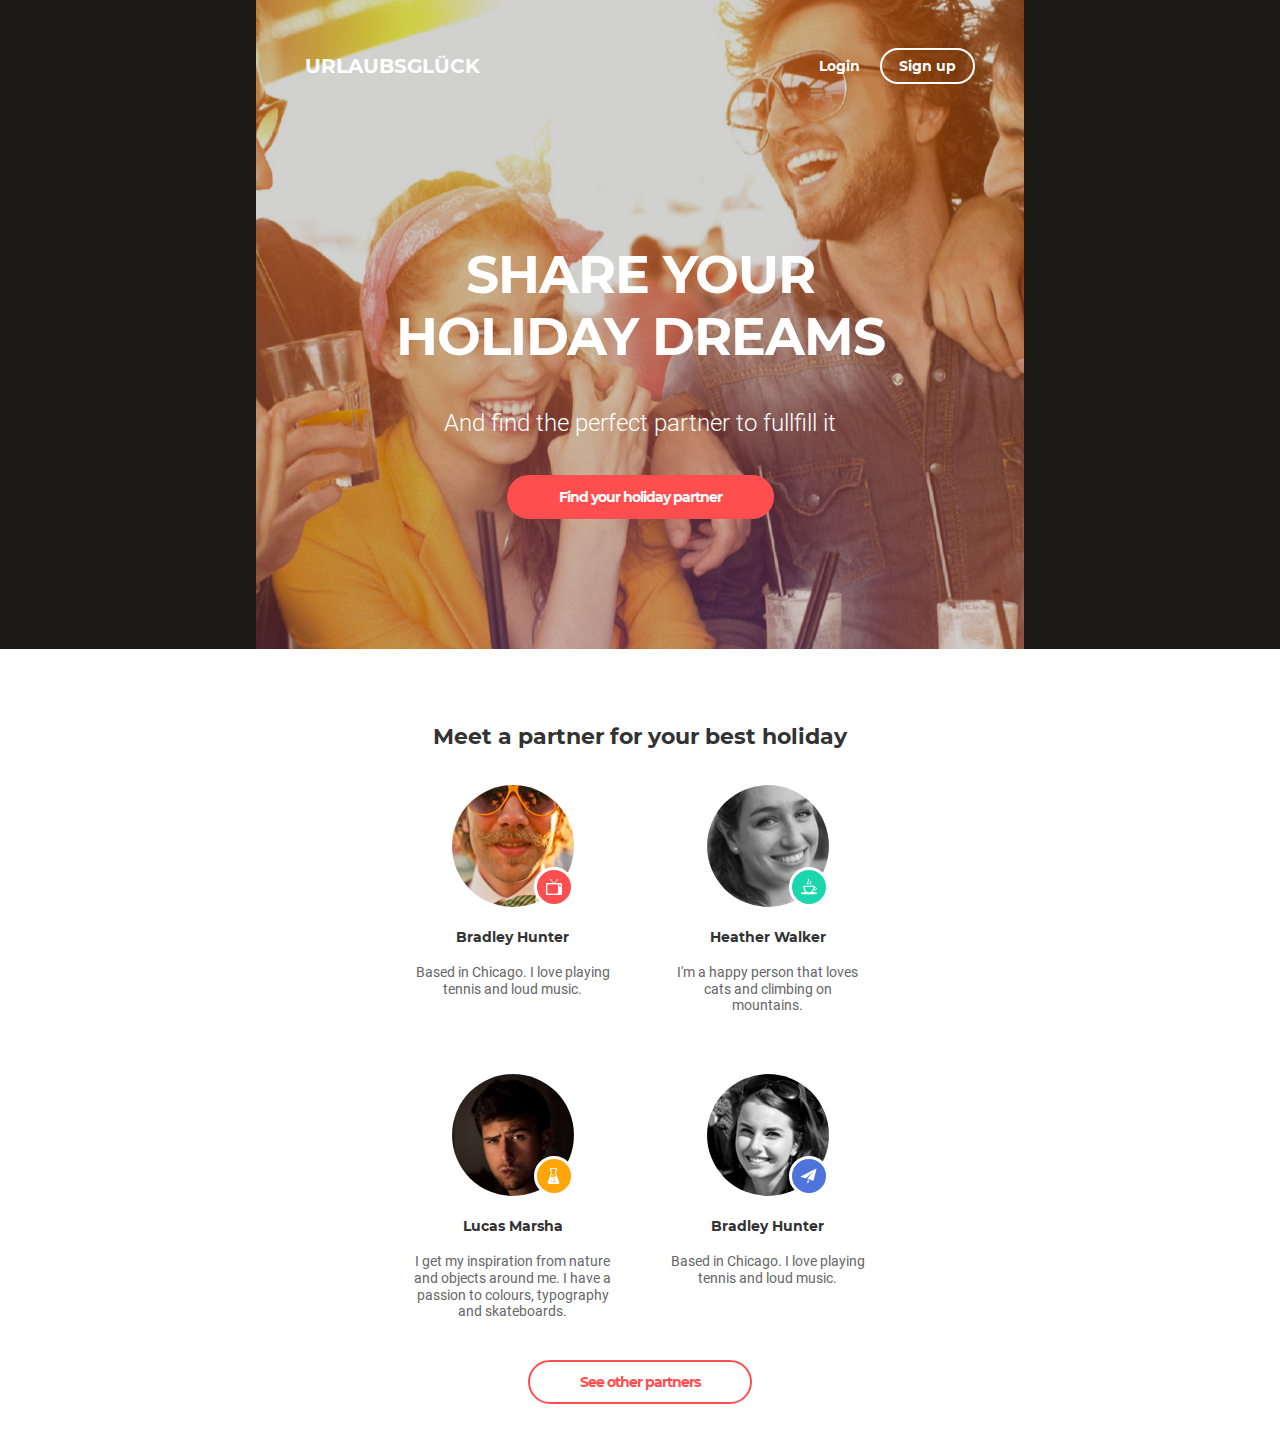
<file: mod8/index.html>
<!DOCTYPE html>
<html lang="en">

<head>
  <meta charset="UTF-8" />
  <meta name="viewport" content="width=device-width, initial-scale=1.0" />
  <link rel="stylesheet" href="./css/styles.css" />
  <link rel="stylesheet" href="./css/normalize.css" />
  <title>Document</title>
</head>

<body>
  <header class="header">
    <div class="container">
      <nav class="navigation">
        <ul class="login">
          <li class="login-list">
            <button class="login-list__btn-login">Login</button>
          </li>
          <li class="login-list">
            <button class="login-list__btn-signup">Sign up</button>
          </li>
        </ul>
        <a href="" class="logo">URLAUBSGLÜCK</a>
      </nav>
      <h1 class="main-title">
        <span class="main-title__first-part">share your</span> holiday dreams
      </h1>
      <p class="main-title__description">
        And find the perfect partner to fullfill it
      </p>
      <button class="find-you-partner-btn">Find your holiday partner</button>
    </div>
  </header>
  <main class="main-part">
    <section class="partner-section">
      <h2 class="partner-title">Meet a partner for your best holiday</h2>
      <ul class="partner-list">
        <li class="partner-list__item">
          <div class="partner-image__wrapper partner-image__wrapper__first">
            <img src="./images/bradlay.png" alt="partner" class="partner-image" width="122" height="122" />
          </div>
          <h3 class="partner-name">Bradley Hunter</h3>
          <p class="partner-description">
            Based in Chicago. I love playing tennis and loud music.
          </p>
        </li>
        <li class="partner-list__item">
          <div class="partner-image__wrapper partner-image__wrapper__second">
            <img src="./images/Heather.png" alt="partner" class="partner-image" width="122" height="122" />
          </div>
          <h3 class="partner-name">Heather Walker</h3>
          <p class="partner-description">
            I'm a happy person that loves cats and climbing on mountains.
          </p>
        </li>
        <li class="partner-list__item">
          <div class="partner-image__wrapper partner-image__wrapper__third">
            <img src="./images/lucas.png" alt="partner" class="partner-image" width="122" height="122" />
          </div>
          <h3 class="partner-name">Lucas Marsha</h3>
          <p class="partner-description">
            I get my inspiration from nature and objects around me. I have a
            passion to colours, typography and skateboards.
          </p>
        </li>
        <li class="partner-list__item">
          <div class="partner-image__wrapper partner-image__wrapper__fourth">
            <img src="./images/lustgirl.png" alt="partner" class="partner-image" width="122" height="122" />
          </div>
          <h3 class="partner-name">Bradley Hunter</h3>
          <p class="partner-description">
            Based in Chicago. I love playing tennis and loud music.
          </p>
        </li>
      </ul>

      <button class="find-you-partner-btn button-second">See other partners</button>
    </section>
  </main>
</body>

</html>
</file>
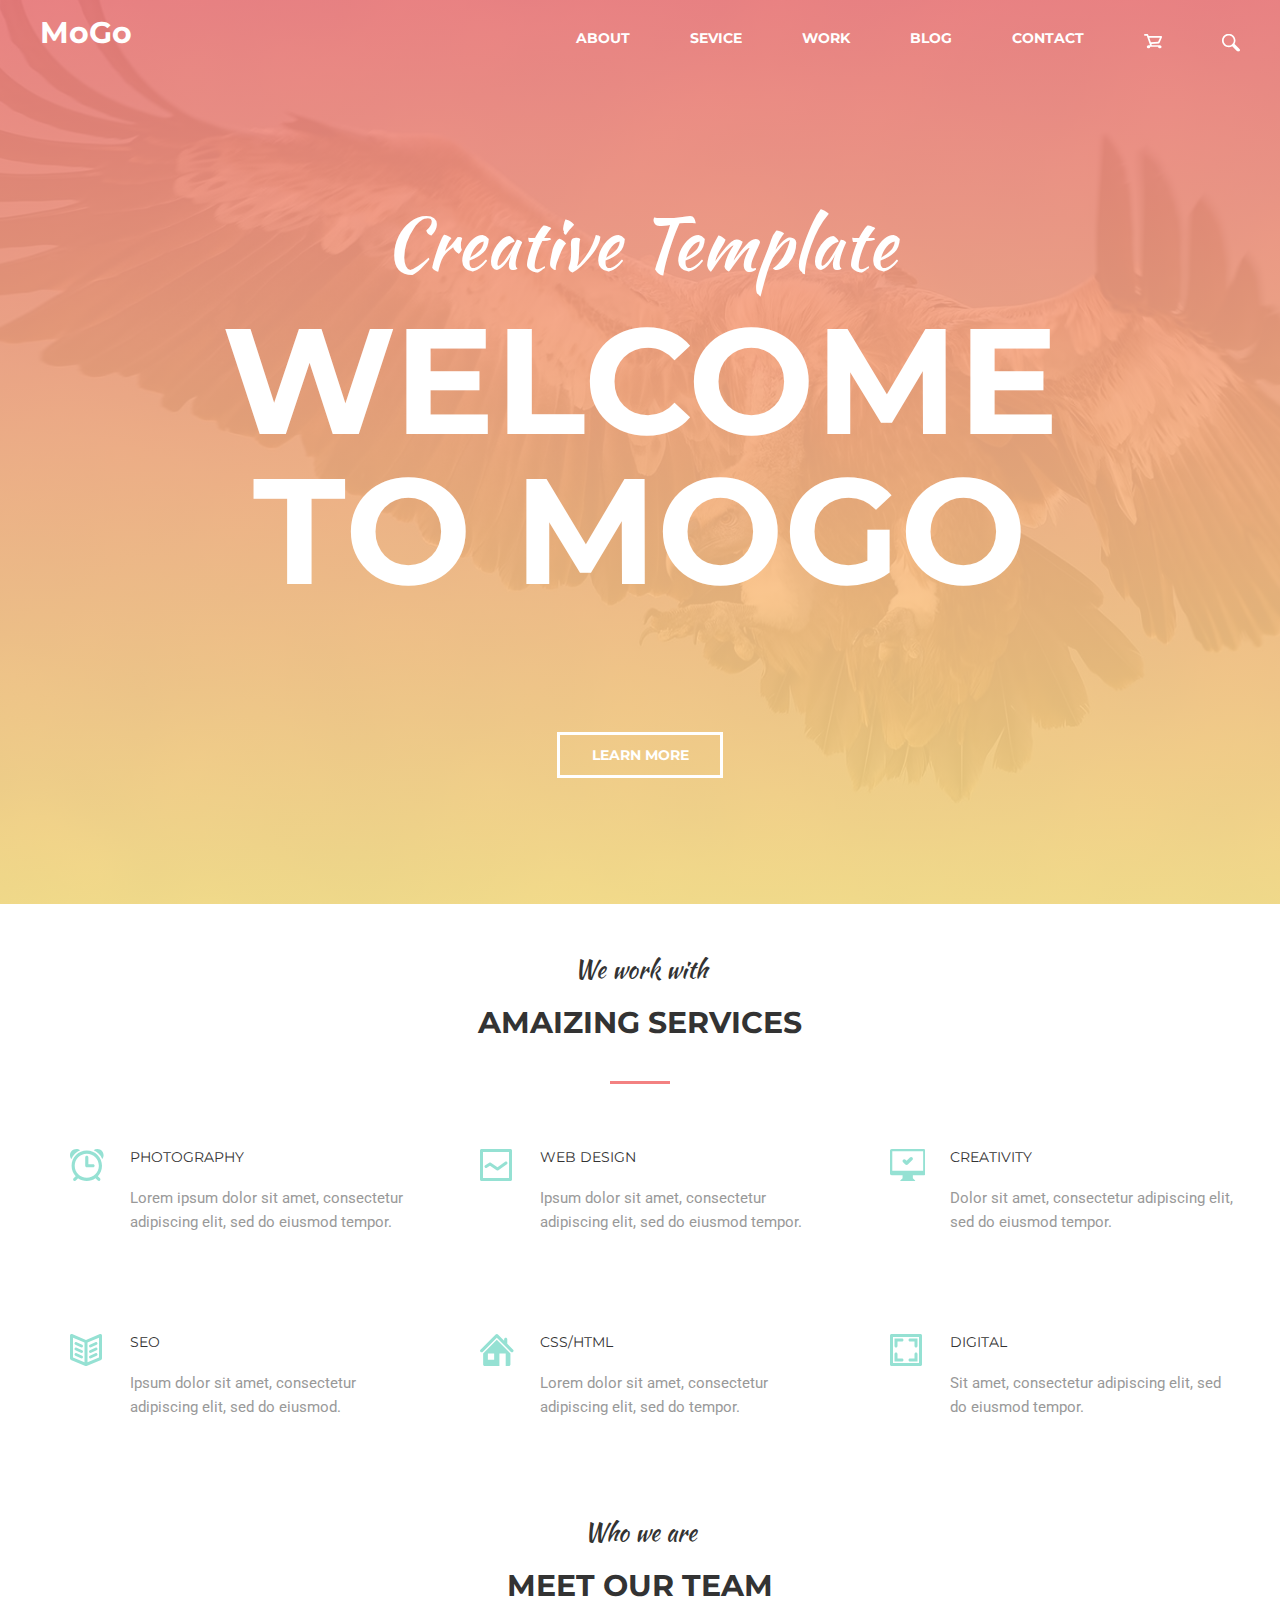
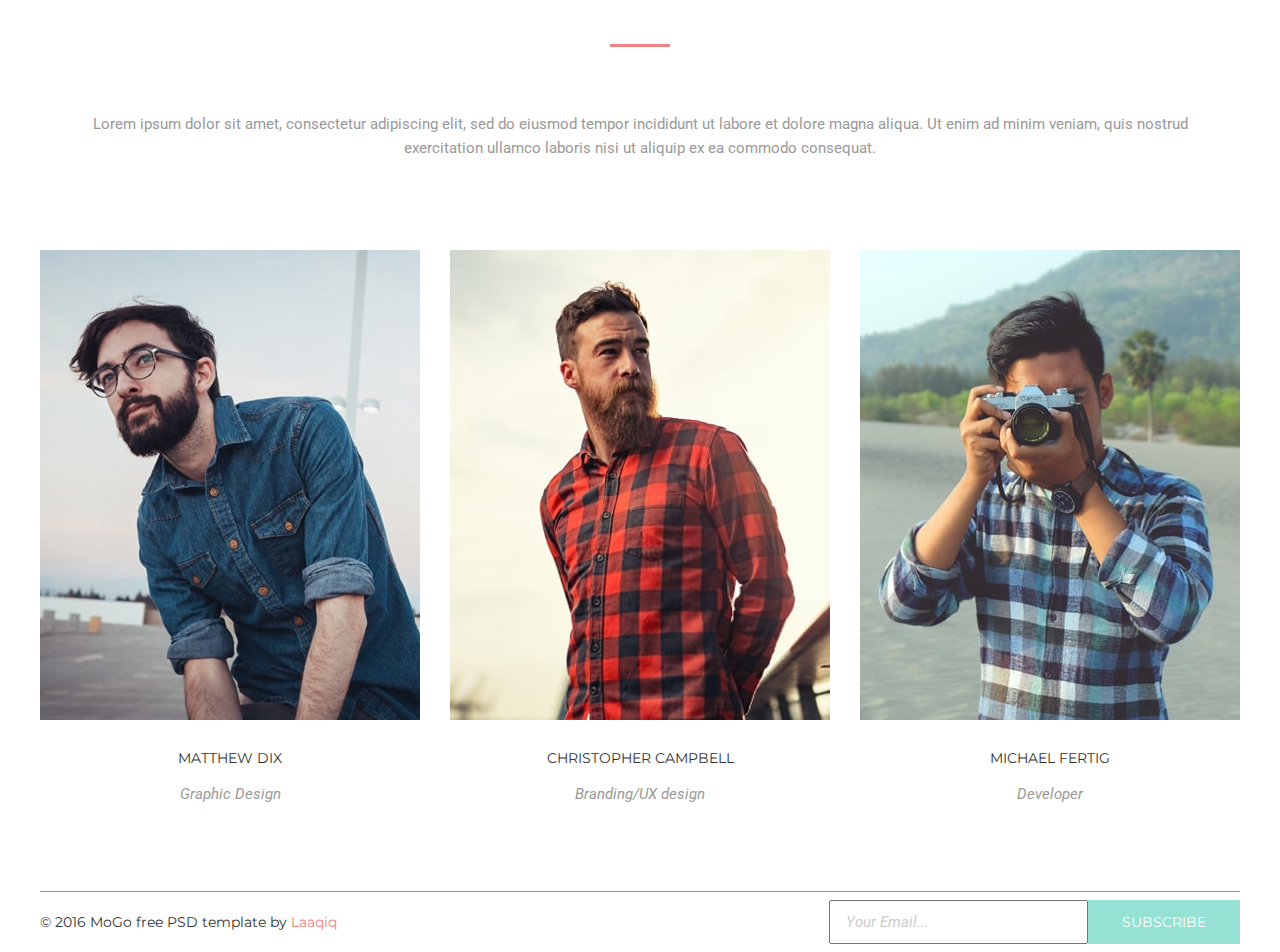
<file: module10/index.html>
<!DOCTYPE html>
<html lang="en">
  <head>
    <meta charset="UTF-8" />
    <meta name="viewport" content="width=device-width, initial-scale=1.0" />
    <link
      href="https://fonts.googleapis.com/css2?family=Kaushan+Script&family=Montserrat:wght@400;700&family=Roboto:ital,wght@0,400;1,300&display=swap"
      rel="stylesheet"
    />
    <link rel="stylesheet" href="./css/normalize.css" />
    <link rel="stylesheet" href="./css/styles.css" />
    <title>Module 10</title>
  </head>

  <body>
    <header class="header">
      <div class="container">
        <nav class="naigation">
          <a href="#" class="logotype">MoGo</a>
          <div class="menu-list__wrapper">
            <ul class="menu-list">
              <li class="menu-list__item">
                <a href="#" class="menu-list__item-link">about</a>
              </li>
              <li class="menu-list__item">
                <a href="#" class="menu-list__item-link">sevice</a>
              </li>
              <li class="menu-list__item">
                <a href="#" class="menu-list__item-link">work</a>
              </li>
              <li class="menu-list__item">
                <a href="#" class="menu-list__item-link">blog</a>
              </li>
              <li class="menu-list__item">
                <a href="#" class="menu-list__item-link">contact</a>
              </li>
            </ul>
            <ul class="button-list">
                <li class="button-list__item">
            <button class="menu-list__item-icon-button">
              <svg
                class="menu-list__item-icon menu-list__item-icon--shopping-cart"
              >
                <use
                  href="./images/menu/spritemenu.svg#icon-shoppingcart"
                ></use>
              </svg>
              
                 
            </button>
            </li>
            <li class="button-list__item">
            <button class="menu-list__item-icon-button">
              <svg
                class="menu-list__item-icon menu-list__item-icon--magnifyng-glass"
              >
                <use
                  href="./images/menu/spritemenu.svg#icon-magnifyingglass"
                ></use>
              </svg>
            </button>
            </li>
            </ul>
          </div>
        </nav>
      </div>
    </header>
    <main class="main-part">
      <section class="template-section">
        <h1 class="main-title">
          <span class="main-title__first-part">Creative Template</span>
          <span class="main-title__second-part">welcome</span>
          <span class="main-title__second-part">to MoGo</span>
        </h1>
        <button class="modal__button">learn more</button>
      </section>
      <section class="services">
        <div class="container">
          <h2 class="services-team-title">
            <span class="services-team-title__first-part">We work with</span>
            <span class="services-team-title__second-part"
              >amaizing services</span
            >
          </h2>
          <ul class="services-list">
            <li class="services-list__item services-list__item--clock">
              <!-- <img
                class="services__icon--clock"
                src="./images/iconspic/clock.svg"
                alt="clock"
                width="34"
                height="32"
              /> -->
              <div class="services-list__item__wrapper">
                <h3 class="services-list__item__title">Photography</h3>
                <p class="services-list__item__description">
                  Lorem ipsum dolor sit amet, consectetur adipiscing elit, sed
                  do eiusmod tempor.
                </p>
              </div>
            </li>
            <li class="services-list__item services-list__item--graph">
              <!-- <img
                class="services__icon--graph"
                src="./images/iconspic/graph.svg"
                alt="graph"
                width="32"
                height="32"
              /> -->
              <div class="services-list__item__wrapper">
                <h3 class="services-list__item__title">web design</h3>
                <p class="services-list__item__description">
                  Ipsum dolor sit amet, consectetur adipiscing elit, sed do
                  eiusmod tempor.
                </p>
              </div>
            </li>
            <li class="services-list__item services-list__item--computer">
              <!-- <img
                class="services__icon--computer"
                src="./images/iconspic/computer.svg"
                alt="computer"
                width="35"
                height="32"
              /> -->
              <div class="services-list__item__wrapper">
                <h3 class="services-list__item__title">creativity</h3>
                <p class="services-list__item__description">
                  Dolor sit amet, consectetur adipiscing elit, sed do eiusmod
                  tempor.
                </p>
              </div>
            </li>
            <li class="services-list__item services-list__item--book">
              <!-- <img
                class="services__icon--book"
                src="./images/iconspic/book.svg"
                alt="book"
                width="32"
                height="32"
              /> -->
              <div class="services-list__item__wrapper">
                <h3 class="services-list__item__title">seo</h3>
                <p class="services-list__item__description">
                  Ipsum dolor sit amet, consectetur adipiscing elit, sed do
                  eiusmod.
                </p>
              </div>
            </li>
            <li class="services-list__item services-list__item--house">
              <!-- <img
                class="services__icon--house"
                src="./images/iconspic/house.svg"
                alt="house"
                width="34"
                height="32"
              /> -->
              <div class="services-list__item__wrapper">
                <h3 class="services-list__item__title">css/html</h3>
                <p class="services-list__item__description">
                  Lorem dolor sit amet, consectetur adipiscing elit, sed do
                  tempor.
                </p>
              </div>
            </li>
            <li class="services-list__item services-list__item--image">
              <!-- <img
                class="services__icon--image"
                src="./images/iconspic/image.svg"
                alt="image"
                width="32"
                height="32"
              /> -->
              <div class="services-list__item__wrapper">
                <h3 class="services-list__item__title">digital</h3>
                <p class="services-list__item__description">
                  Sit amet, consectetur adipiscing elit, sed do eiusmod tempor.
                </p>
              </div>
            </li>
          </ul>
        </div>
      </section>
      <section class="team">
        <div class="container">
          <h2 class="services-team-title">
            <span class="services-team-title__first-part">Who we are</span>
            <span class="services-team-title__second-part">meet our team</span>
          </h2>
          <p class="team-description">
            Lorem ipsum dolor sit amet, consectetur adipiscing elit, sed do
            eiusmod tempor incididunt ut labore et dolore magna aliqua. Ut enim
            ad minim veniam, quis nostrud exercitation ullamco laboris nisi ut
            aliquip ex ea commodo consequat.
          </p>

          <ul class="team-list">
            <li class="team-list__item">
              <div class="team-list__item__photo--wrapper">
                <img
                  srcset="./images/pic1.jpg 380w, ./images/pic1@2x.jpg 760w"
                  src="./images/pic1.jpg"
                  sizes="380px"
                  height="470"
                  alt="Matthew Dix"
                  class="team-list__item__photo"
                />
                <div class="team-list__item__photo--ovarlay">
                  <ul class="social-list">
                    <li class="social-list__item">
                      <a href="#" class="social-list__item__link">
                        <svg
                          class="social-list__item__icon social-list__item__icon--facebook"
                        >
                          <use
                            href="./images/social/sprite.svg#icon-facebook"
                          ></use>
                        </svg>
                      </a>
                    </li>
                    <li class="social-list__item">
                      <a href="#" class="social-list__item__link">
                        <svg
                          class="social-list__item__icon social-list__item__icon--twitter"
                        >
                          <use
                            href="./images/social/sprite.svg#icon-twitter"
                          ></use>
                        </svg>
                      </a>
                    </li>
                    <li class="social-list__item">
                      <a href="#" class="social-list__item__link">
                        <svg
                          class="social-list__item__icon social-list__item__icon--pinterest"
                        >
                          <use
                            href="./images/social/sprite.svg#icon-pinterest"
                          ></use>
                        </svg>
                      </a>
                    </li>
                    <li class="social-list__item">
                      <a href="#" class="social-list__item__link">
                        <svg
                          class="social-list__item__icon social-list__item__icon--instagram"
                        >
                          <use
                            href="./images/social/sprite.svg#icon-instagram"
                          ></use>
                        </svg>
                      </a>
                    </li>
                  </ul>
                </div>
              </div>
              <h3 class="team-list__item__name">Matthew Dix</h3>
              <p class="team-list__item__position">Graphic Design</p>
            </li>
            <li class="team-list__item">
              <div class="team-list__item__photo--wrapper">
                <img
                  srcset="./images/pic2.jpg 380w, ./images/pic2@2x.jpg 760w"
                  src="./images/pic2.jpg"
                  alt="Christopher Campbell"
                  sizes="380px"
                  height="470"
                  class="team-list__item__photo"
                />
                <div class="team-list__item__photo--ovarlay">
                  <ul class="social-list">
                    <li class="social-list__item">
                      <a href="#" class="social-list__item__link">
                        <svg
                          class="social-list__item__icon social-list__item__icon--facebook"
                        >
                          <use
                            href="./images/social/sprite.svg#icon-facebook"
                          ></use>
                        </svg>
                      </a>
                    </li>
                    <li class="social-list__item">
                      <a href="#" class="social-list__item__link">
                        <svg
                          class="social-list__item__icon social-list__item__icon--twitter"
                        >
                          <use
                            href="./images/social/sprite.svg#icon-twitter"
                          ></use>
                        </svg>
                      </a>
                    </li>
                    <li class="social-list__item">
                      <a href="#" class="social-list__item__link">
                        <svg
                          class="social-list__item__icon social-list__item__icon--pinterest"
                        >
                          <use
                            href="./images/social/sprite.svg#icon-pinterest"
                          ></use>
                        </svg>
                      </a>
                    </li>
                    <li class="social-list__item">
                      <a href="#" class="social-list__item__link">
                        <svg
                          class="social-list__item__icon social-list__item__icon--instagram"
                        >
                          <use
                            href="./images/social/sprite.svg#icon-instagram"
                          ></use>
                        </svg>
                      </a>
                    </li>
                  </ul>
                </div>
              </div>
              <h3 class="team-list__item__name">Christopher Campbell</h3>
              <p class="team-list__item__position">Branding/UX design</p>
            </li>
            <li class="team-list__item">
              <div class="team-list__item__photo--wrapper">
                <img
                  srcset="./images/pic3.jpg 380w, ./images/pic3@2x.jpg 760w"
                  src="./images/pic3.jpg"
                  alt="Michael Fertig"
                  sizes="380px"
                  height="470"
                  class="team-list__item__photo"
                />
                <div class="team-list__item__photo--ovarlay">
                  <ul class="social-list">
                    <li class="social-list__item">
                      <a href="#" class="social-list__item__link">
                        <svg
                          class="social-list__item__icon social-list__item__icon--facebook"
                        >
                          <use
                            href="./images/social/sprite.svg#icon-facebook"
                          ></use>
                        </svg>
                      </a>
                    </li>
                    <li class="social-list__item">
                      <a href="#" class="social-list__item__link">
                        <svg
                          class="social-list__item__icon social-list__item__icon--twitter"
                        >
                          <use
                            href="./images/social/sprite.svg#icon-twitter"
                          ></use>
                        </svg>
                      </a>
                    </li>
                    <li class="social-list__item">
                      <a href="#" class="social-list__item__link">
                        <svg
                          class="social-list__item__icon social-list__item__icon--pinterest"
                        >
                          <use
                            href="./images/social/sprite.svg#icon-pinterest"
                          ></use>
                        </svg>
                      </a>
                    </li>
                    <li class="social-list__item">
                      <a href="#" class="social-list__item__link">
                        <svg
                          class="social-list__item__icon social-list__item__icon--instagram"
                        >
                          <use
                            href="./images/social/sprite.svg#icon-instagram"
                          ></use>
                        </svg>
                      </a>
                    </li>
                  </ul>
                </div>
              </div>
              <h3 class="team-list__item__name">Michael Fertig</h3>
              <p class="team-list__item__position">Developer</p>
            </li>
          </ul>
        </div>
      </section>
    </main>
    <div class="container">
      <footer class="footer">
        <span class="informaton"
          >© 2016 MoGo free PSD template by
          <a href="#" class="information-link"> Laaqiq</a></span
        >
        <form action="#" class="email-form">
          <input
            placeholder="Your Email..."
            name="user"
            class="input-form"
            minlength="3"
          />
          <input type="button" value="subscribe" class="button-subscribe" />
        </form>
      </footer>
    </div>
  </body>
</html>
</file>
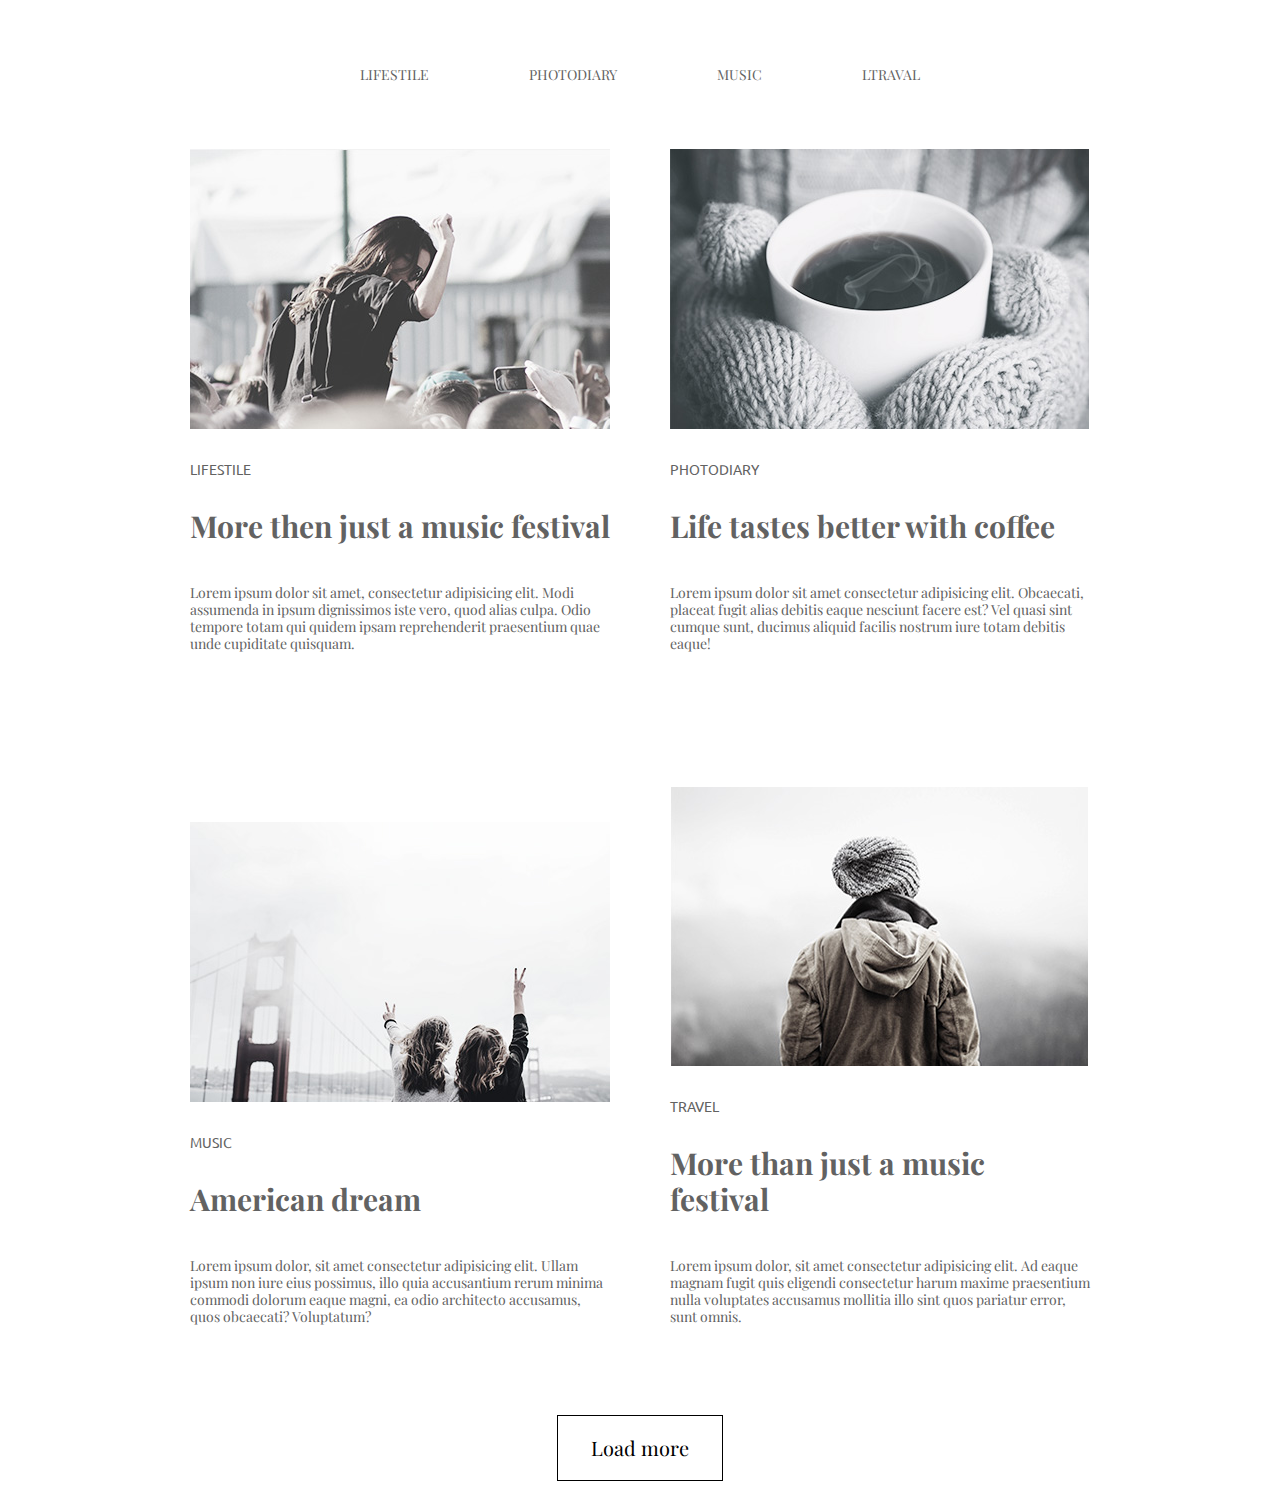
<file: Module3/index.html>
<!DOCTYPE html>

<html lang="en">

<head>
  <meta charset="UTF-8" />
  <meta name="viewport" content="width=device-width, initial-scale=1.0" />
  <link rel="stylesheet" href="./css/normalize.css" />
  <link href=" https://fonts.googleapis.com/css2?family=Playfair+Display&display=swap" rel="stylesheet" />
  <link href="https://fonts.googleapis.com/css2?family=Playfair+Display&family=Ubuntu:wght@300&display=swap"
    rel="stylesheet" />
  <link rel="stylesheet" href="./css/styles.css" />

  <title>webpage</title>
</head>

<body>
  <h1 class="visually-hidden">Homework</h1>
  <div class="container">
    <header class="site-navigation">
      <nav class="main-nav">
        <ul class="navigation">
          <li>
            <a href="#More_then_just_a_music_festival" class="main-menu-link">lifestile</a>
          </li>
          <li>
            <a href="#Life_tastes_better_with_coffee" class="main-menu-link">photodiary</a>
          </li>
          <li>
            <a href="#American_dream" class="main-menu-link">music</a>
          </li>
          <li>
            <a href="#More_than_just_a_music_festival" class="main-menu-link">ltraval</a>
          </li>
        </ul>
      </nav>
    </header>
  </div>

  <div class="container">
    <main class="main-content">
      <section class="features-list">
        <article class="features-list-item">
          <img class="picture" src="img/picture1.jpg" alt="lifestyle" width="420" height="280" />
          <p class="picture_name">lifestile</p>
          <h2 class="main-title">
            <a class="title" name="More_then_just_a_music_festival">More then just a music festival</a>
          </h2>
          <p class="dline">
            Lorem ipsum dolor sit amet, consectetur adipisicing elit. Modi
            assumenda in ipsum dignissimos iste vero, quod alias culpa. Odio
            tempore totam qui quidem ipsam reprehenderit praesentium quae unde
            cupiditate quisquam.
          </p>
        </article>

        <article class="features-list-item">
          <img class="picture" src="img/picture2.jpg" alt="photodiary" width="419" height="280" />
          <p class="picture_name">photodiary</p>
          <h2 class="main-title">
            <a class="title" name="Life_tastes_better_with_coffee">Life tastes better with coffee</a>
          </h2>
          <p class="dline">
            Lorem ipsum dolor sit amet consectetur adipisicing elit. Obcaecati,
            placeat fugit alias debitis eaque nesciunt facere est? Vel quasi
            sint cumque sunt, ducimus aliquid facilis nostrum iure totam debitis
            eaque!
          </p>
        </article>

        <article class="features-list-item">
          <img class="picture" src="img/picture3.jpg" alt="music" width="420" height="280" />
          <p class="picture_name">music</p>
          <h2 class="main-title">
            <a class="title" name="American_dream">American dream</a>
          </h2>
          <p class="dline">
            Lorem ipsum dolor, sit amet consectetur adipisicing elit. Ullam
            ipsum non iure eius possimus, illo quia accusantium rerum minima
            commodi dolorum eaque magni, ea odio architecto accusamus, quos
            obcaecati? Voluptatum?
          </p>
        </article>

        <article class="features-list-item">
          <img class="picture" src="img/picture4.jpg" alt="travel" width="419" height="280" />
          <p class="picture_name">travel</p>
          <h2 class="main-title">
            <a class="title" name="More_than_just_a_music_festival">More than just a music festival</a>
          </h2>
          <p class="dline">
            Lorem ipsum dolor, sit amet consectetur adipisicing elit. Ad eaque
            magnam fugit quis eligendi consectetur harum maxime praesentium
            nulla voluptates accusamus mollitia illo sint quos pariatur error,
            sunt omnis.
          </p>
        </article>
        <!-- <div class="buttonmidle"> -->
        <button class="loadmore">Load more</button>
        <!-- </div> -->

    </main>
  </div>
</body>

</html>
</file>
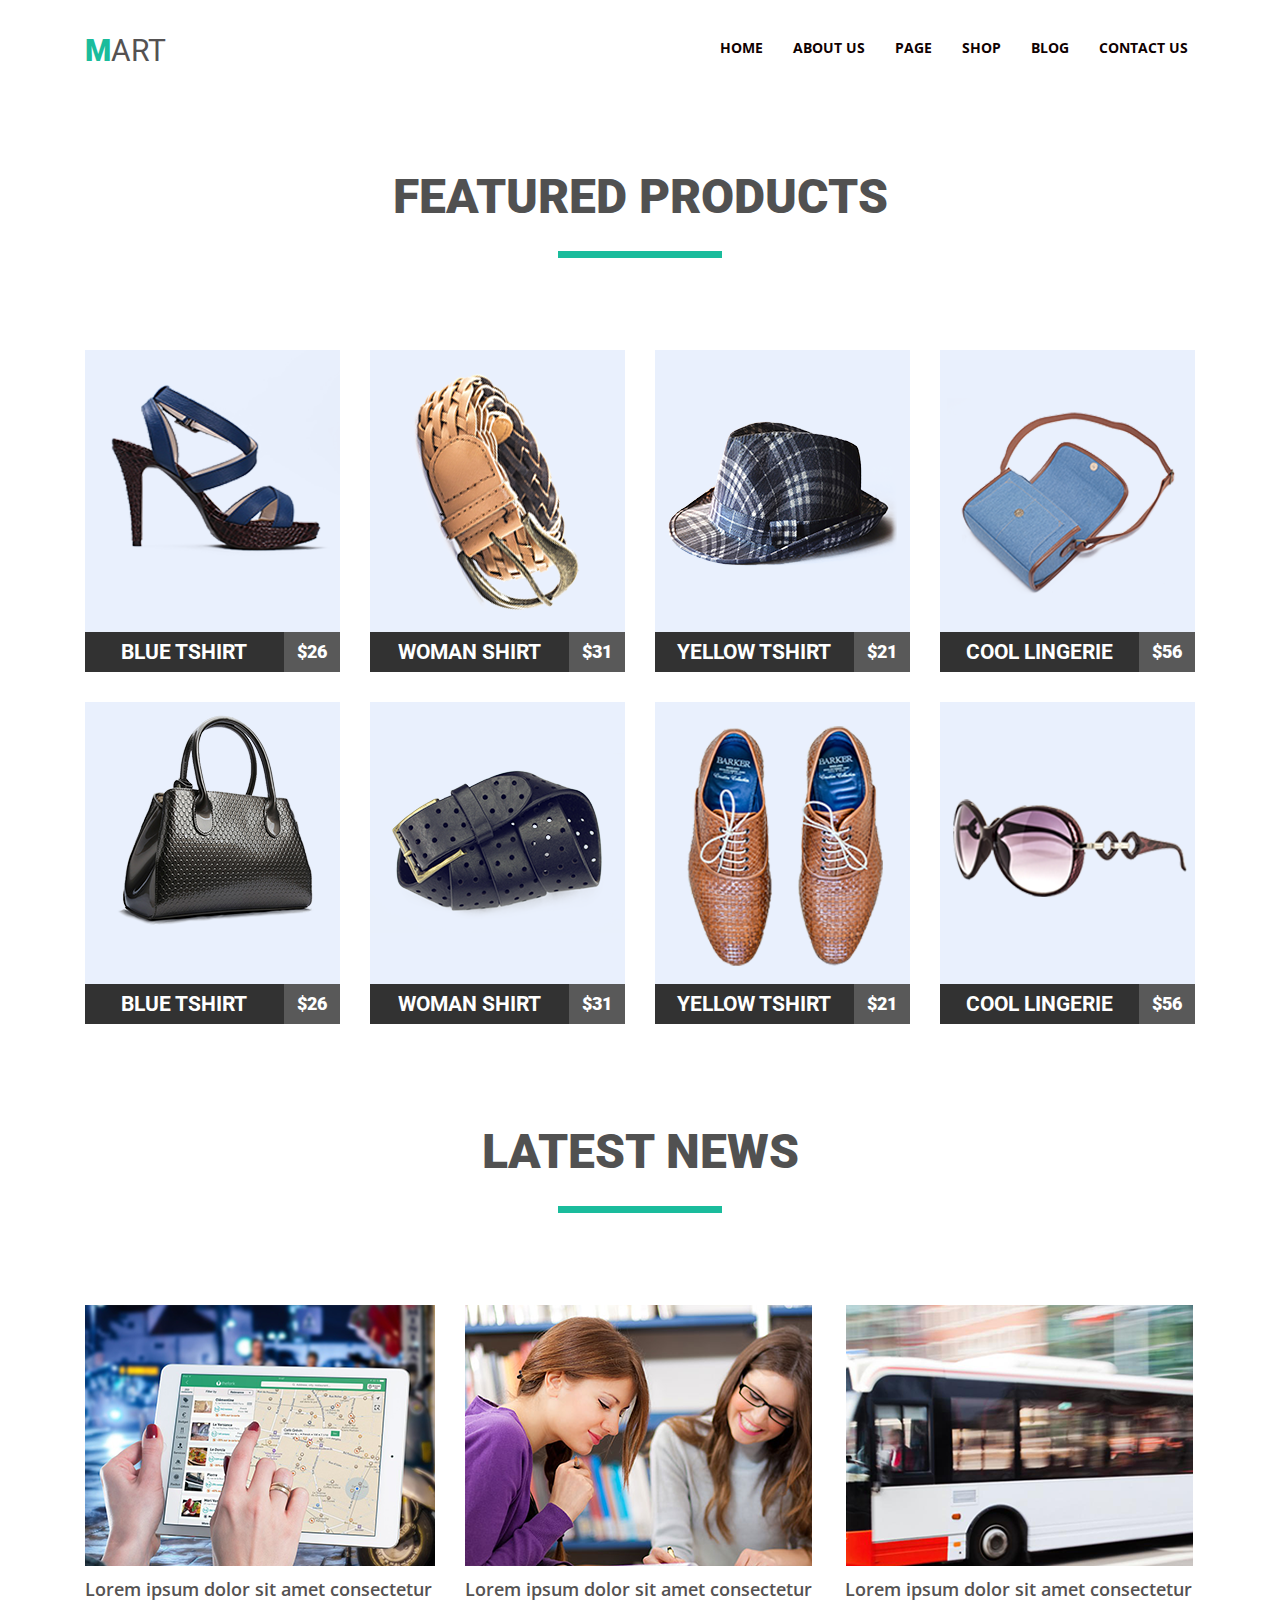
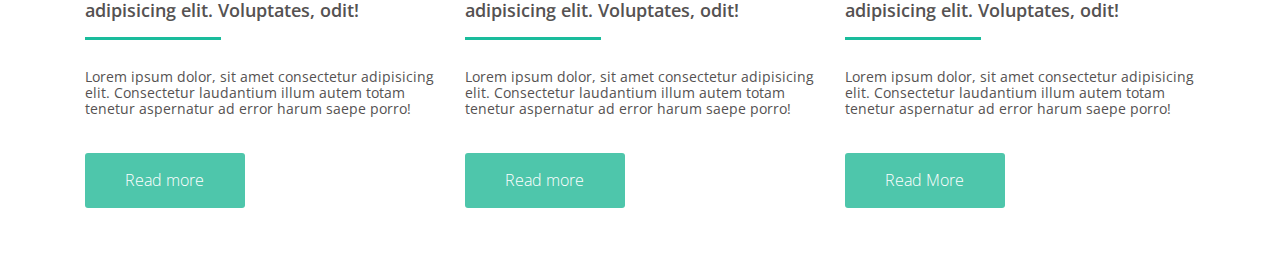
<file: Module4/index.html>
<!DOCTYPE html>
<html lang="en">

<head>
  <meta charset="UTF-8">
  <title>Website</title>
  <link rel="stylesheet" href="./css/normalize.css">
  <link href="https://fonts.googleapis.com/css2?family=Roboto:wght@300;900&display=swap" rel="stylesheet">
  <link
    href="https://fonts.googleapis.com/css2?family=Open+Sans:wght@300;400;600;700&family=Roboto:wght@300;900&display=swap"
    rel="stylesheet">
  <link rel="stylesheet" href="./css/styles.css">
</head>

<body>
  <div class="container">
    <header class="page-header">
      <nav class="page-nav clearfix">
        <a href="#" class="logo-name">MART</a>
        <ul class="site-navigation clearfix">
          <li class="navigation">
            <a href="">HOME</a>
          </li>
          <li class="navigation">
            <a href="">ABOUT US</a>
          </li>
          <li class="navigation">
            <a href="">PAGE</a>
          </li>
          <li class="navigation">
            <a href="">SHOP</a>
          </li>
          <li class="navigation">
            <a href="">BLOG</a>
          </li>
          <li class="navigation">
            <a href="">CONTACT US</a>
          </li>
        </ul>
      </nav>
    </header>
    <main class="main-page">
      <h1 class="visually-hidden">My online shop</h1>
      <section class="features-products section">
        <h2 class="first-title">FEATURED PRODUCTS</h2>
        <ul class="feautures-list clearfix">

          <li class="feautures-list-item">
            <a href="" class="to-buy">
              <img src="./img/pic01.png" alt="some-picture" width="255" height="282">
              <div class="price-card clearfix">
                <h3 class="product-name">Blue Tshirt</h3>
                <p class="price">$26</p>
              </div>
            </a>
          </li>


          <li class="feautures-list-item">
            <a href="" class="to-buy">
              <img src="./img/pic02.png" alt="some-picture" width="255" height="282">
              <div class="price-card clearfix">
                <h3 class="product-name">Woman shirt</h3>
                <p class="price">$31</p>
              </div>
            </a>
          </li>


          <li class="feautures-list-item">
            <a href="" class="to-buy">
              <img src="./img/pic03.png" alt="some-picture" width="255" height="282">
              <div class="price-card clearfix">
                <h3 class="product-name">YELLOW Tshirt</h3>
                <p class="price">$21</p>
              </div>
            </a>
          </li>


          <li class="feautures-list-item">
            <a href="" class="to-buy">
              <img src="./img/pic04.png" alt="some-picture" width="255" height="282">
              <div class="price-card clearfix">
                <h3 class="product-name">Cool lingerie</h3>
                <p class="price">$56</p>
              </div>
            </a>
          </li>


          <li class="feautures-list-item">
            <a href="" class="to-buy">
              <img src="./img/pic05.png" alt="some-picture" width="255" height="282">
              <div class="price-card clearfix">
                <h3 class="product-name">Blue Tshirt</h3>
                <p class="price">$26</p>
              </div>
            </a>
          </li>


          <li class="feautures-list-item">
            <a href="" class="to-buy">
              <img src="./img/pic06.png" alt="some-picture" width="255" height="282">
              <div class="price-card clearfix">
                <h3 class="product-name">Woman shirt</h3>
                <p class="price">$31</p>
              </div>
            </a>
          </li>


          <li class="feautures-list-item">
            <a href="" class="to-buy">
              <img src="./img/pic07.png" alt="some-picture" width="255" height="282">
              <div class="price-card clearfix">
                <h3 class="product-name">YELLOW Tshirt</h3>
                <p class="price">$21</p>
              </div>
            </a>
          </li>


          <li class="feautures-list-item">
            <a href="" class="to-buy">
              <img src="./img/pic08.png" alt="some-picture" width="255" height="282">
              <div class="price-card clearfix">
                <h3 class="product-name">Cool lingerie</h3>
                <p class="price">$56</p>
              </div>
            </a>
          </li>

        </ul>
      </section>

      <section class="latest-news section">
        <h2 class="first-title">LATEST NEWS</h2>
        <ul class="news clearfix">
          <li class="news-block clearfix">
            <img class="news-image" src="./img/pic09.png" alt="NEWS" width="350" height="261">
            <h3 class="news-title">Lorem ipsum dolor sit amet consectetur adipisicing elit. Voluptates, odit!</h4>
              <p class="some-article">Lorem ipsum dolor, sit amet consectetur adipisicing elit. Consectetur laudantium
                illum
                autem totam tenetur
                aspernatur ad error harum saepe porro!</p>
              <a href="" class="readmore">
                Read more
              </a>
          </li>
          <li class="news-block clearfix">
            <img class="news-image" src="./img/pic10.png" alt="NEWS" width="350" height="261">
            <h3 class="news-title">Lorem ipsum dolor sit amet consectetur adipisicing elit. Voluptates, odit!</h4>
              <p class="some-article">Lorem ipsum dolor, sit amet consectetur adipisicing elit. Consectetur laudantium
                illum
                autem totam tenetur
                aspernatur ad error harum saepe porro!</p>
              <a href="" class="readmore">
                Read more
              </a>
          </li>
          <li class="news-block clearfix">
            <img class="news-image" src="./img/pic11.png" alt="NEWS" width="350" height="261">
            <h3 class="news-title">Lorem ipsum dolor sit amet consectetur adipisicing elit. Voluptates, odit!</h4>
              <p class="some-article">Lorem ipsum dolor, sit amet consectetur adipisicing elit. Consectetur laudantium
                illum
                autem totam tenetur
                aspernatur ad error harum saepe porro!</p>
              <a href="" class="readmore">
                Read More
              </a>
          </li>
        </ul>
      </section>
    </main>
  </div>
</body>

</html>
</file>
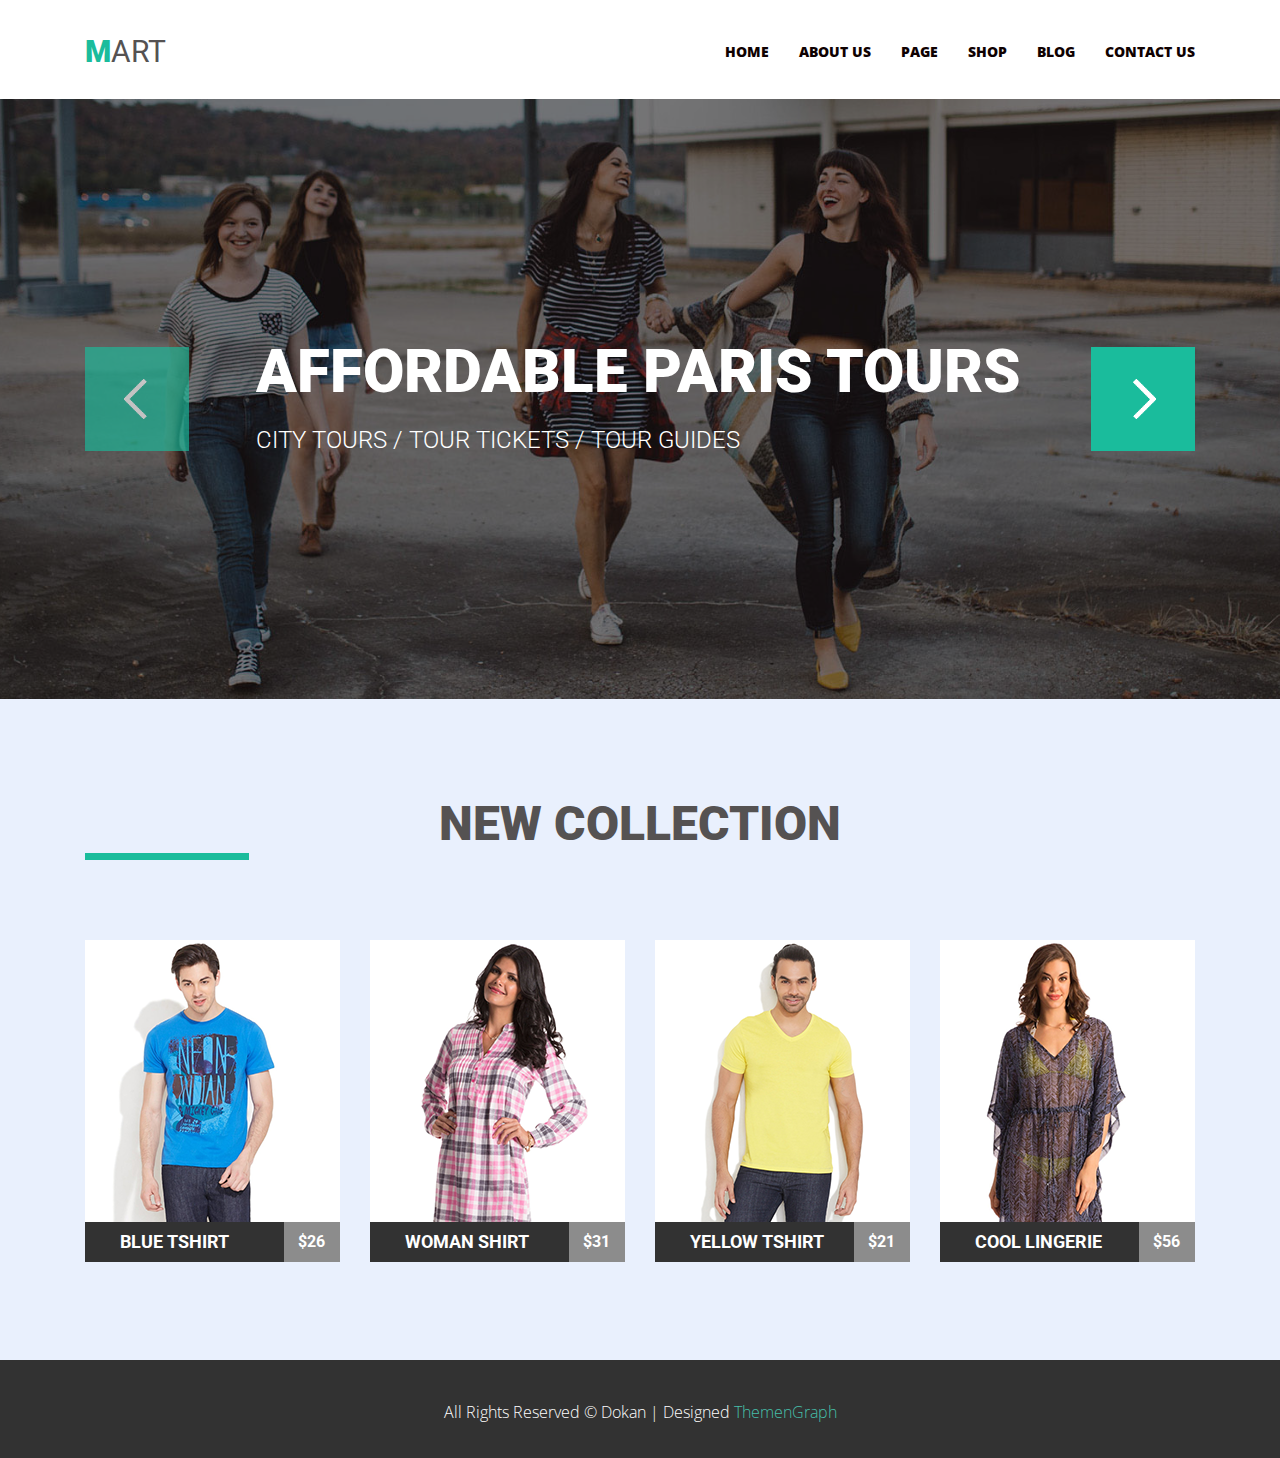
<file: module5/index.html>
<!DOCTYPE html>
<html lang="en">

<head>
    <meta charset="UTF-8">
    <meta name="viewport" content="width=device-width, initial-scale=1.0">
    <link rel="stylesheet" href="./css/styles.css">
    <link rel="stylesheet" href="./css/normalize.css">
    <link href="https://fonts.googleapis.com/css2?family=Roboto:wght@300;900&display=swap" rel="stylesheet">
    <link
        href="https://fonts.googleapis.com/css2?family=Open+Sans:wght@300;400;600;700&family=Roboto:wght@300;900&display=swap"
        rel="stylesheet">
    <title>Document</title>
</head>

<body>
    <div class="container">
        <header class="page-header">

            <nav class="page-nav clearfix">
                <a href="#" class="logo-name">mart</a>
                <ul class="site-navigation clearfix">
                    <li class="navigation">

                        <a href="#">home</a>
                    </li>
                    <li class="navigation">

                        <a href="#">about us</a>
                    </li>
                    <li class="navigation">

                        <a href="#">page</a>
                    </li>
                    <li class="navigation">

                        <a href="#">shop</a>
                    </li>
                    <li class="navigation">

                        <a href="#">blog</a>
                    </li>
                    <li class="navigation">

                        <a href="#">contact us</a>
                    </li>
                </ul>
            </nav>
        </header>
    </div>
    <main class="main-content">
        <section class="slide">
            <div class="overlay">
                <ul class="slide-list">
                    <li><img class="background-image" src="./images/mainslide.jpg" alt="mainslide" width="1600"
                            height="600"></li>
                </ul>
            </div>
            <div class="slide-info">
                <div class="slide-info-title">
                    <h1 class="slide-title">AFFORDABLE PARIS TOURS</h1>
                    <p class="slide-description">CITY TOURS / TOUR TICKETS / TOUR GUIDES</p>
                </div>
                <div class="wrapper">
                    <button class="slider-ctrl slider-ctrl-prev inactive" disabled></button>
                    <button class="slider-ctrl slider-ctrl-next"></button>
                </div>
            </div>
        </section>
        <section class="new-collection">
            <div class="container ">
                <h2 class="new-collection-title">NEW COLLECTION</h2>
                <ul class="feautures-list clearfix">
                    <li class="feautures-list-item">
                        <div class="link-item">

                            <img class="image" src="./images/pic1.png" alt="somepicture" width="255" height="282">
                            <div class="overlay-collection">
                                <div class="position">
                                    <button class="btn-link btn-link-like"></button>
                                    <button class="btn-link btn-link-shaffle"></button>
                                    <button class="btn-link btn-link-clock"></button>
                                    <button class="btn-link btn-link-cart">add to cart</button>
                                </div>
                            </div>

                        </div>
                        <div class="price-card clearfix">
                            <h3 class="product-name"><a href="#" class="product-name__link">Blue Tshirt</a></h3>
                            <p class="price">$26</p>
                        </div>

                    </li>
                    <li class="feautures-list-item">
                        <div class="link-item">
                            <img class="image" src="./images/pic2.png" alt="somepicture" width="255" height="282">
                            <div class="overlay-collection">
                                <div class="position">
                                    <button class="btn-link btn-link-like"></button>
                                    <button class="btn-link btn-link-shaffle"></button>
                                    <button class="btn-link btn-link-clock"></button>
                                    <button class="btn-link btn-link-cart">add to cart</button>
                                </div>

                            </div>

                        </div>
                        <div class="price-card clearfix">
                            <h3 class="product-name"><a href="#" class="product-name__link">Woman shirt</a></h3>
                            <p class="price">$31</p>
                        </div>
                    </li>
                    <li class="feautures-list-item">
                        <div class="link-item">
                            <img class="image" src="./images/pic3.png" alt="somepicture" width="255" height="282">
                            <div class="overlay-collection">
                                <div class="position">
                                    <button class="btn-link btn-link-like"></button>
                                    <button class="btn-link btn-link-shaffle"></button>
                                    <button class="btn-link btn-link-clock"></button>
                                    <button class="btn-link btn-link-cart">add to cart</button>
                                </div>
                            </div>

                        </div>
                        <div class="price-card clearfix">
                            <h3 class="product-name"><a href="#" class="product-name__link">yellow tshirt</a></h3>
                            <p class="price">$21</p>
                        </div>
                    </li>
                    <li class="feautures-list-item">
                        <div class="link-item">
                            <img class="image" src="./images/pic4.png" alt="somepicture" width="255" height="282">
                            <div class="overlay-collection">
                                <div class="position">
                                    <button class="btn-link btn-link-like"></button>
                                    <button class="btn-link btn-link-shaffle"></button>
                                    <button class="btn-link btn-link-clock"></button>
                                    <button class="btn-link btn-link-cart">add to cart</button>
                                </div>
                            </div>

                        </div>
                        <div class="price-card clearfix">
                            <h3 class="product-name"><a href="#" class="product-name__link">Cool lingerie</a></h3>
                            <p class="price">$56</p>
                        </div>
                    </li>
                </ul>
            </div>
        </section>
        <footer class="footer">
            <p class="rights-info">All Rights Reserved © Dokan | Designed <a href="#"
                    class="ThemenGraph">ThemenGraph</a></p>

        </footer>
    </main>
</body>

</html>
</file>
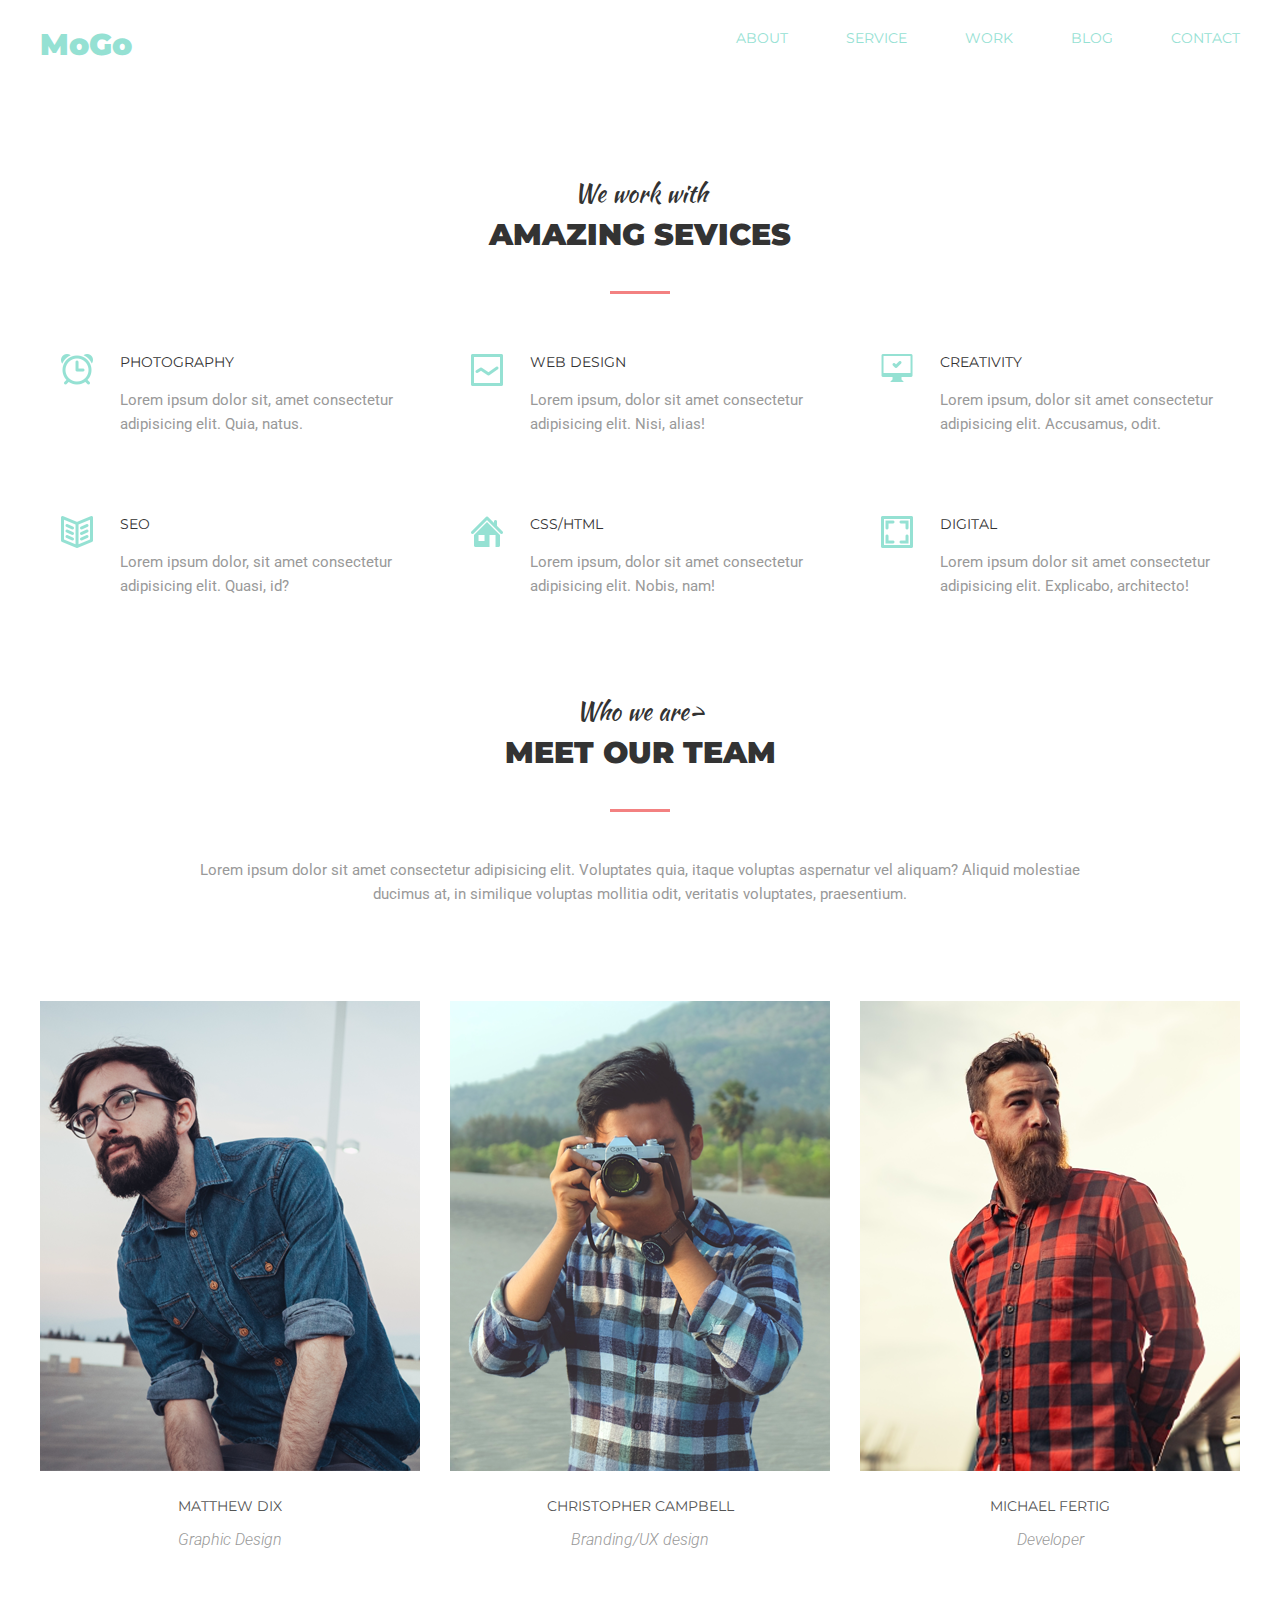
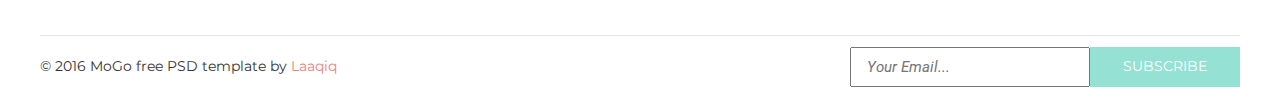
<file: module6/index.html>
<!DOCTYPE html>
<html lang="en">

<head>
  <meta charset="UTF-8" />
  <meta name="viewport" content="width=device-width, initial-scale=1.0" />
  <link rel="stylesheet" href="./css/styles.css" />
  <link rel="stylesheet" href="./css/normalize.css" />
  <link
    href="https://fonts.googleapis.com/css2?family=Kaushan+Script&family=Montserrat:wght@400;700&family=Roboto:ital,wght@0,400;1,300&display=swap"
    rel="stylesheet" />
  <title>Document</title>
</head>

<body>
  <header class="header">
    <div class="container">
      <nav class="main-navigation">
        <a href="#" class="logo-item">MoGo</a>
        <ul class="site-navigation">
          <li class="navigation">
            <a class="nav-item" href="#">about</a>
          </li>
          <li class="navigation">
            <a class="nav-item" href="#">service</a>
          </li>
          <li class="navigation">
            <a class="nav-item" href="#">work</a>
          </li>
          <li class="navigation">
            <a class="nav-item" href="#">blog</a>
          </li>
          <li class="navigation">
            <a class="nav-item" href="#">contact</a>
          </li>
        </ul>
      </nav>
    </div>
  </header>

  <main class="main-content">
    <h1 class="visually-hidden">My homework module 6</h1>
    <section class="services-section">
      <h2 class="main-title">
        we work with<span class="main-title_second-part">amazing sevices</span>
      </h2>
      <ul class="services">
        <li class="service-item">
          <div class="icon-position">
            <h3 class="service-item__title icon-alarm">Photography</h3>
            <p class="service-item__description">
              Lorem ipsum dolor sit, amet consectetur adipisicing elit. Quia,
              natus.
            </p>
          </div>
        </li>
        <li class="service-item">
          <div class="icon-position">
            <h3 class="service-item__title icon-graph">Web Design</h3>
            <p class="service-item__description">
              Lorem ipsum, dolor sit amet consectetur adipisicing elit. Nisi,
              alias!
            </p>
          </div>
        </li>
        <li class="service-item">
          <div class="icon-position">
            <h3 class="service-item__title icon-computer">Creativity</h3>
            <p class="service-item__description">
              Lorem ipsum, dolor sit amet consectetur adipisicing elit.
              Accusamus, odit.
            </p>
          </div>
        </li>
        <li class="service-item">
          <div class="icon-position">
            <h3 class="service-item__title icon-book">seo</h3>
            <p class="service-item__description">
              Lorem ipsum dolor, sit amet consectetur adipisicing elit. Quasi,
              id?
            </p>
          </div>
        </li>
        <li class="service-item">
          <div class="icon-position">
            <h3 class="service-item__title icon-home">Css/Html</h3>
            <p class="service-item__description">
              Lorem ipsum, dolor sit amet consectetur adipisicing elit. Nobis,
              nam!
            </p>
          </div>
        </li>
        <li class="service-item">
          <div class="icon-position">
            <h3 class="service-item__title icon-image">digital</h3>
            <p class="service-item__description">
              Lorem ipsum dolor sit amet consectetur adipisicing elit.
              Explicabo, architecto!
            </p>
          </div>
        </li>
      </ul>
    </section>
    <section class="our team">
      <h2 class="main-title second__main-title">
        who we are><span class="main-title_second-part">meet our team</span>
      </h2>
      <p class="team-description">
        Lorem ipsum dolor sit amet consectetur adipisicing elit. Voluptates
        quia, itaque voluptas aspernatur vel aliquam? Aliquid molestiae
        ducimus at, in similique voluptas mollitia odit, veritatis voluptates,
        praesentium.
      </p>
      <ul class="our-team">
        <li class="our-team__list">
          <div class="our-team__list__wrapper">
            <img class="our-team__photo" src="./images/homework-06_03.png" alt="our team" width="380" height="470" />
            <div class="overlay">
              <ul class="social-list">
                <li class="social-list__item">
                  <a href="#" class="social-list__item__link social-list__item__link__facebook"></a>
                </li>
                <li class="social-list__item">
                  <a href="#" class="social-list__item__link social-list__item__link__twitter"></a>
                </li>
                <li class="social-list__item">
                  <a href="#" class="social-list__item__link social-list__item__link__pinterest"></a>
                </li>
                <li class="social-list__item">
                  <a href="#" class="social-list__item__link social-list__item__link__instagram"></a>
                </li>
              </ul>
            </div>
          </div>
          <h3 class="employee-name">Matthew Dix</h3>
          <p class="employee-position">Graphic Design</p>
        </li>
        <li class="our-team__list">
          <div class="our-team__list__wrapper">
            <img class="our-team__photo" src="./images/homework-06_05.png" alt="our team" width="380" height="470" />
            <div class="overlay">
              <ul class="social-list">
                <li class="social-list__item">
                  <a href="#" class="social-list__item__link social-list__item__link__facebook"></a>
                </li>
                <li class="social-list__item">
                  <a href="#" class="social-list__item__link social-list__item__link__twitter"></a>
                </li>
                <li class="social-list__item">
                  <a href="#" class="social-list__item__link social-list__item__link__pinterest"></a>
                </li>
                <li class="social-list__item">
                  <a href="#" class="social-list__item__link social-list__item__link__instagram"></a>
                </li>
              </ul>
            </div>
          </div>
          <h3 class="employee-name">Christopher Campbell</h3>
          <p class="employee-position">Branding/UX design</p>
        </li>
        <li class="our-team__list">
          <div class="our-team__list__wrapper">
            <img class="our-team__photo" src="./images/homework-06_07.png" alt="our team" width="380" height="470" />
            <div class="overlay">
              <ul class="social-list">
                <li class="social-list__item">
                  <a href="#" class="social-list__item__link social-list__item__link__facebook"></a>
                </li>
                <li class="social-list__item">
                  <a href="#" class="social-list__item__link social-list__item__link__twitter"></a>
                </li>
                <li class="social-list__item">
                  <a href="#" class="social-list__item__link social-list__item__link__pinterest"></a>
                </li>
                <li class="social-list__item">
                  <a href="#" class="social-list__item__link social-list__item__link__instagram"></a>
                </li>
              </ul>
            </div>
          </div>
          <h3 class="employee-name">Michael Fertig</h3>
          <p class="employee-position">Developer</p>
        </li>
      </ul>
    </section>
  </main>

  <footer class="footer">
    <span class="rights-info">© 2016 MoGo free PSD template by<a href="#" class="laaqiq"> Laaqiq</a></span>
    <form class="email-form">
      <input placeholder="Your Email..." name="user" class="input-form ">
      <input type="submit" value="subscribe" formaction="handler.php" formmethod="post" class="button-subscribe">
    </form>
  </footer>
</body>

</html>
</file>
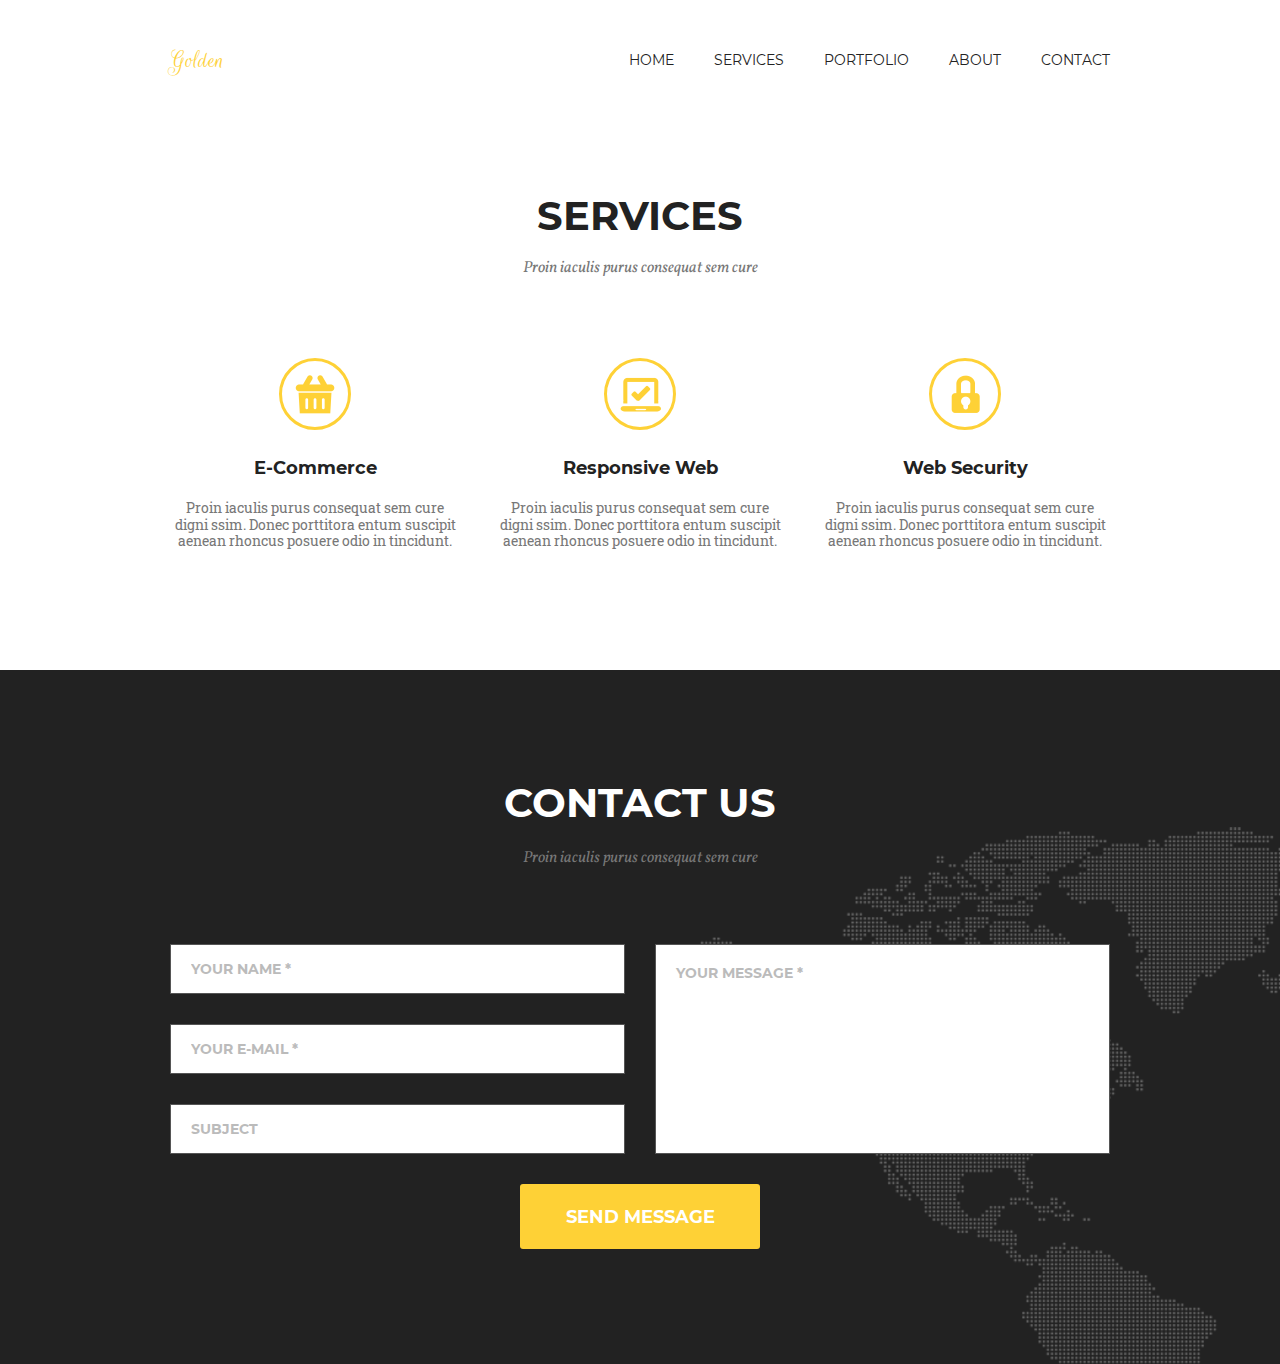
<file: module7/index.html>
<!DOCTYPE html>
<html lang="en">

<head>
    <meta charset="UTF-8">
    <meta name="viewport" content="width=device-width, initial-scale=1.0">
    <link rel="stylesheet" href="./css/styles.css" />
    <link rel="stylesheet" href="./css/normalize.css" />
    <title>Document</title>
</head>

<body>
    <header class="header">
        <nav class="navigation">
            <a class="logo" href="#">Golden</a>
            <ul class="navigation-list">
                <li class="navigation-list__item">
                    <a class="navigation-list__item__link" href="#">home</a>
                </li>
                <li class="navigation-list__item">
                    <a class="navigation-list__item__link" href="#">services</a>
                </li>
                <li class="navigation-list__item">
                    <a class="navigation-list__item__link" href="#">portfolio</a>
                </li>
                <li class="navigation-list__item">
                    <a class="navigation-list__item__link" href="#">about</a>
                </li>
                <li class="navigation-list__item">
                    <a class="navigation-list__item__link" href="#">contact</a>
                </li>
            </ul>

        </nav>
    </header>
    <main class="main-content">
        <section class="sevices-section">
            <h1 class="visually-hidden">my page</h1>
            <h2 class="section-title">SERVICES</h2>
            <p class="section-title__second-part">Proin iaculis purus consequat
                sem cure</p>

            <ul class="services-description">
                <li class="services-description__item">
                    <h3 class="services-description__item__title">E-Commerce</h3>
                    <p class="services-description__item__about">Proin iaculis purus consequat sem cure digni ssim.
                        Donec porttitora entum suscipit aenean rhoncus posuere odio in tincidunt.</p>
                </li>
                <li class="services-description__item">
                    <h3 class="services-description__item__title">Responsive Web</h3>
                    <p class="services-description__item__about">Proin iaculis purus consequat sem cure digni ssim.
                        Donec porttitora entum suscipit aenean rhoncus posuere odio in tincidunt.</p>
                </li>
                <li class="services-description__item">
                    <h3 class="services-description__item__title">Web Security</h3>
                    <p class="services-description__item__about">Proin iaculis purus consequat sem cure digni ssim.
                        Donec porttitora entum suscipit aenean rhoncus posuere odio in tincidunt.</p>
                </li>
            </ul>

        </section>
        <section class="form-section">
            <div class="container">
                <form class="contact-us-form" action="#">
                    <h2 class="section-title contact-us__section-title">CONTACT US</h2>
                    <p class="section-title__second-part contuct-us__section-title__second-part">Proin iaculis purus
                        consequat
                        sem cure</p>
                    <div class="contact-us-form__wrapper">
                        <ul class="contact-form-list">
                            <li class="contact-form-list__item">
                                <input class="conact-us-form__input" type="text" name="user_name"
                                    placeholder="Your name *" required minlength="2">
                            </li>
                            <li class="contact-form-list__item">
                                <input class="conact-us-form__input" type="email" name="user_email"
                                    placeholder="Your e-mail *" required>
                            </li>
                            <li class="contact-form-list__item">
                                <input class="conact-us-form__input" type="text" name="user_subject"
                                    placeholder="Subject">
                            </li>
                        </ul>
                        <textarea minlength="10" name="user_message" class="form-section__message"
                            placeholder="your message *" required></textarea>
                    </div>
                    <button class="form-section__btn">Send message</button>
                </form>
            </div>
        </section>
    </main>
</body>

</html>
</file>
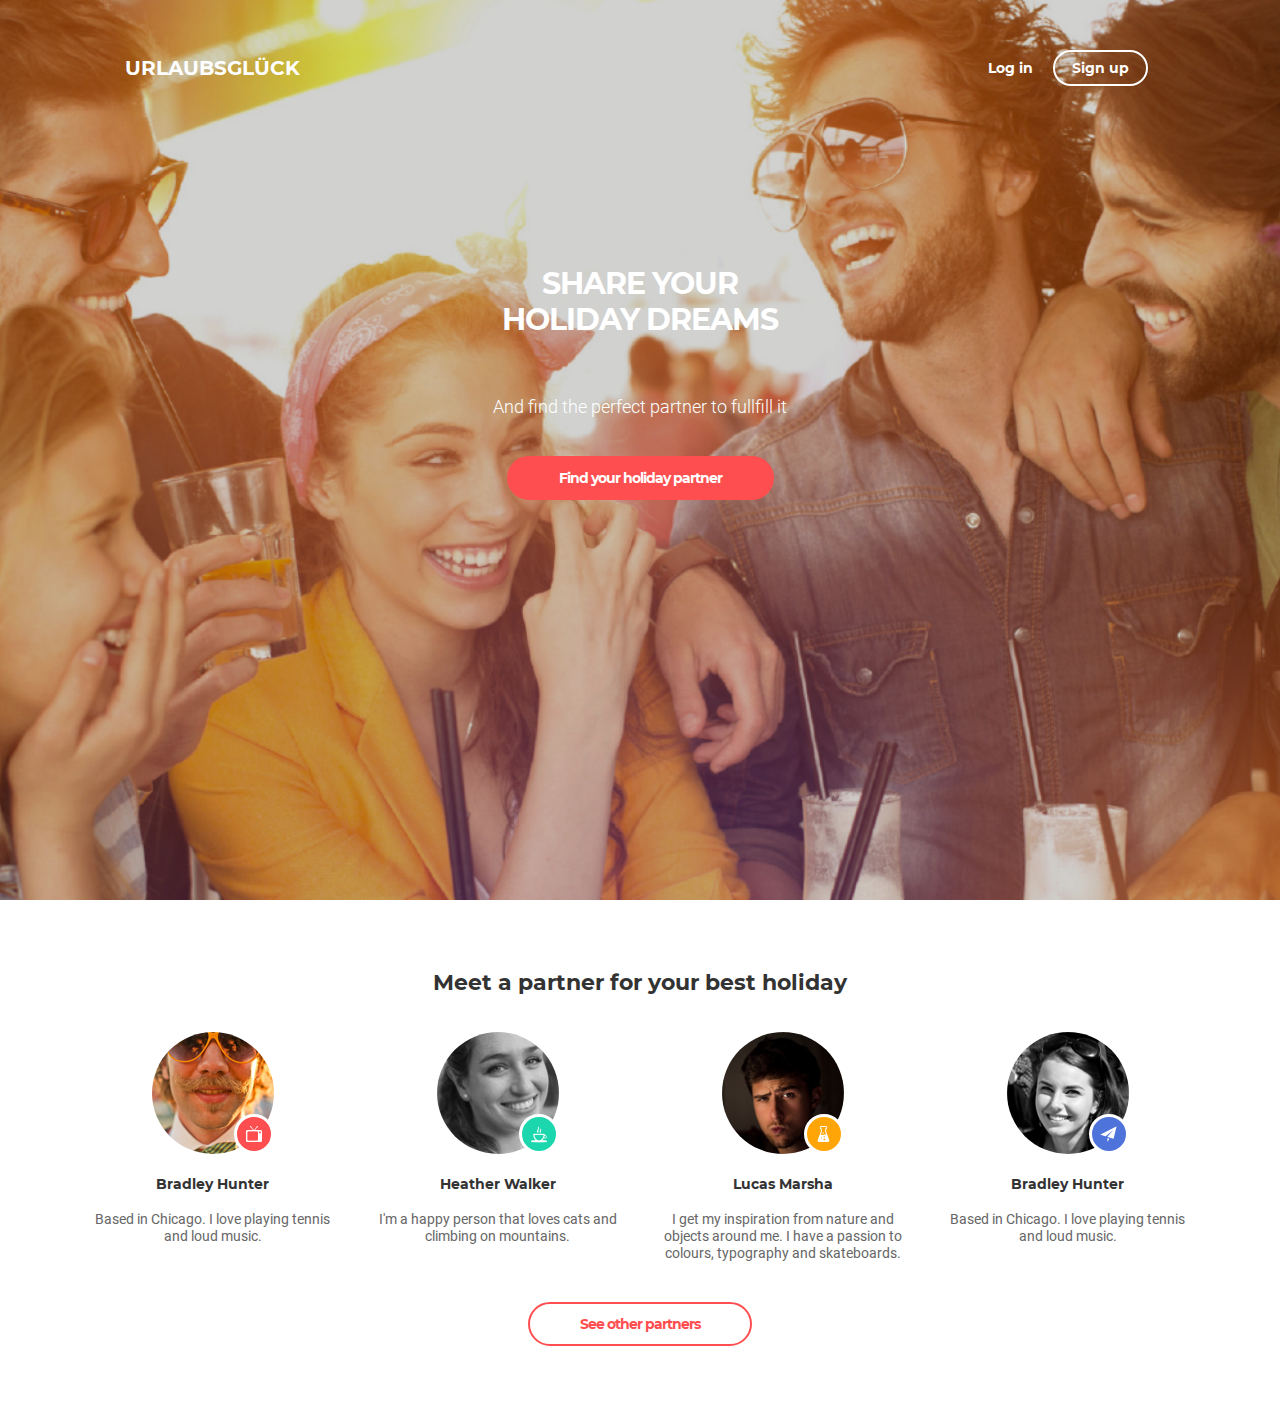
<file: module9/index.html>
<!DOCTYPE html>
<html lang="en">

<head>
  <meta charset="UTF-8" />
  <meta name="viewport" content="width=device-width, initial-scale=1.0" />

  <link rel="stylesheet" href="./css/bootstrap-grid.css">
  <link rel="stylesheet" href="./css/normalize.css" />
  <link rel="stylesheet" href="./css/styles.css" />
  <title>Document</title>
</head>

<body>
  <header class="header">
    <div class="container navigation">
      <div class="row registration-list__wrapper justify-content-md-between align-items-center">
        <ul class="col-12 col-md-4 col-lg-3 registration-list align-items-center justify-content-center">
          <li class="registration-item">
            <button class="registration-button-ligin">Log in</button>
          </li>
          <li class="registration-item">
            <button class="registration-button-signup">Sign up</button>
          </li>
        </ul>
        <div class="col-12 col-md-4 col-lg-3 logotype order-md-first order-lg-first">
          <a class="logotype-link" href="#">URLAUBSGLÜCK</a>
        </div>
      </div>


      <div class="row justify-content-center">
        <div class="col-12 col-md-9 col-lg-7 main-title__wrapper">
          <h1 class="main-title">
            <span class="main-title__first-part">share your</span> holiday dreams
          </h1>
        </div>
        <div class="col-10 col-md-12 col-lg-12 main-title__description__wrapper">
          <p class="main-title__description">
            And find the perfect partner to fullfill it
          </p>
        </div>
        <div class="col-12">
          <button class="find-you-partner-btn">Find your holiday partner</button>
        </div>
      </div>
    </div>
  </header>

  <main class="main-part">
    <div class="container partner-section">
      <div class="row partner-title__wrapper">
        <div class="col-12">
          <h2 class="partner-title">Meet a partner for your best holiday</h2>
        </div>
      </div>
      <ul class="row partner-list">
        <li class="col-10 col-md-5 col-lg-3 partner-list__item">
          <div class="partner-image__wrapper partner-image__wrapper__first">
            <img src="./images/bradlay.png" alt="partner" class="partner-image" width="122" height="122" />
          </div>
          <h3 class="partner-name">Bradley Hunter</h3>
          <p class="partner-description">
            Based in Chicago. I love playing tennis and loud music.
          </p>
        </li>
        <li class="col-10 col-md-5 col-lg-3 partner-list__item">
          <div class="partner-image__wrapper partner-image__wrapper__second">
            <img src="./images/Heather.png" alt="partner" class="partner-image" width="122" height="122" />
          </div>
          <h3 class="partner-name">Heather Walker</h3>
          <p class="partner-description">
            I'm a happy person that loves cats and climbing on mountains.
          </p>
        </li>
        <li class="col-10 col-md-5 col-lg-3 partner-list__item">
          <div class="partner-image__wrapper partner-image__wrapper__third">
            <img src="./images/lucas.png" alt="partner" class="partner-image" width="122" height="122" />
          </div>
          <h3 class="partner-name">Lucas Marsha</h3>
          <p class="partner-description">
            I get my inspiration from nature and objects around me. I have a
            passion to colours, typography and skateboards.
          </p>
        </li>
        <li class="col-10 col-md-5 col-lg-3 partner-list__item">
          <div class="partner-image__wrapper partner-image__wrapper__fourth">
            <img src="./images/lustgirl.png" alt="partner" class="partner-image" width="122" height="122" />
          </div>
          <h3 class="partner-name">Bradley Hunter</h3>
          <p class="partner-description">
            Based in Chicago. I love playing tennis and loud music.
          </p>
        </li>
      </ul>
      <div class="row button-second__wrapper">
        <div class="col-12">
          <button class="find-you-partner-btn button-second">See other partners</button>
        </div>
      </div>
    </div>
  </main>


</body>

</html>
</file>
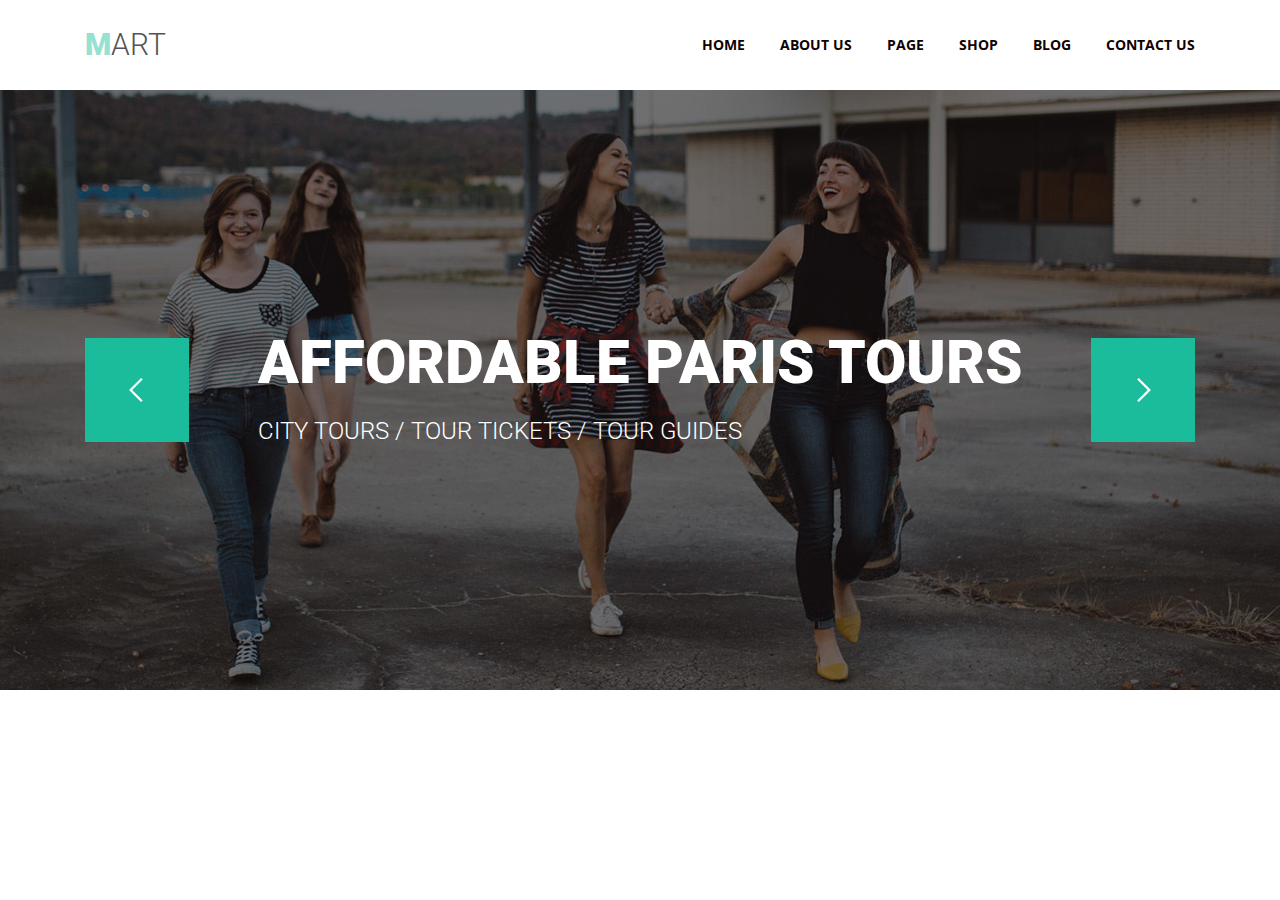
<file: extra/module5remix/index.html>
<!DOCTYPE html>
<html lang="en">

<head>
    <meta charset="UTF-8">
    <meta name="viewport" content="width=device-width, initial-scale=1.0">
    <link rel="stylesheet" href="./css/styles.css" />
    <link rel="stylesheet" href="./css/normalize.css" />
    <link href="https://fonts.googleapis.com/css2?family=Open+Sans:wght@700&family=Roboto:wght@300;900&display=swap"
        rel="stylesheet">
    <link rel="stylesheet" href="./css/pe-icon-7-stroke/css/pe-icon-7-stroke.css">
    <link rel="stylesheet" href="./css/pe-icon-7-stroke/css/helper.css">
    <title>Document</title>
</head>

<body>
    <header class="header">
        <nav class="navigation">

            <a href="#" class="logo">mart</a>
            <ul class="navigation-list">
                <li class="navigation-list__item">
                    <a class="navigation-list__item__link" href="#">home</a>
                </li>
                <li class="navigation-list__item">
                    <a class="navigation-list__item__link" href="#">about us</a>
                </li>
                <li class="navigation-list__item">
                    <a class="navigation-list__item__link" href="#">page</a>
                </li>
                <li class="navigation-list__item">
                    <a class="navigation-list__item__link" href="#">shop</a>
                </li>
                <li class="navigation-list__item">
                    <a class="navigation-list__item__link" href="#">blog</a>
                </li>
                <li class="navigation-list__item">
                    <a class="navigation-list__item__link" href="#">contact us</a>
                </li>
            </ul>

        </nav>
    </header>
    <main class="main-part">
        <h1 class="visually-hidden">main title</h1>
        <section class="slider">
            <div class="overlay">
                <img class="slide-img" src="./images/mainslide.jpg" alt="main-slide" width="1600" height="600">
            </div>
            <div class="slide-info">
                <button class="slider-ctrl slider-ctrl-prev"><i class="pe-7s-angle-left pe-4x pe-va"></i></button>
                <div class="slide-info__title">
                    <h2 class="slide-title">AFFORDABLE PARIS TOURS</h2>
                    <p class="slide-description">CITY TOURS / TOUR TICKETS / TOUR GUIDES</p>
                </div>
                <button class="slider-ctrl slider-ctrl-next"><i class="pe-7s-angle-right pe-4x pe-va"></i></button>
            </div>
            </div>
        </section>
    </main>


</body>

</html>
</file>
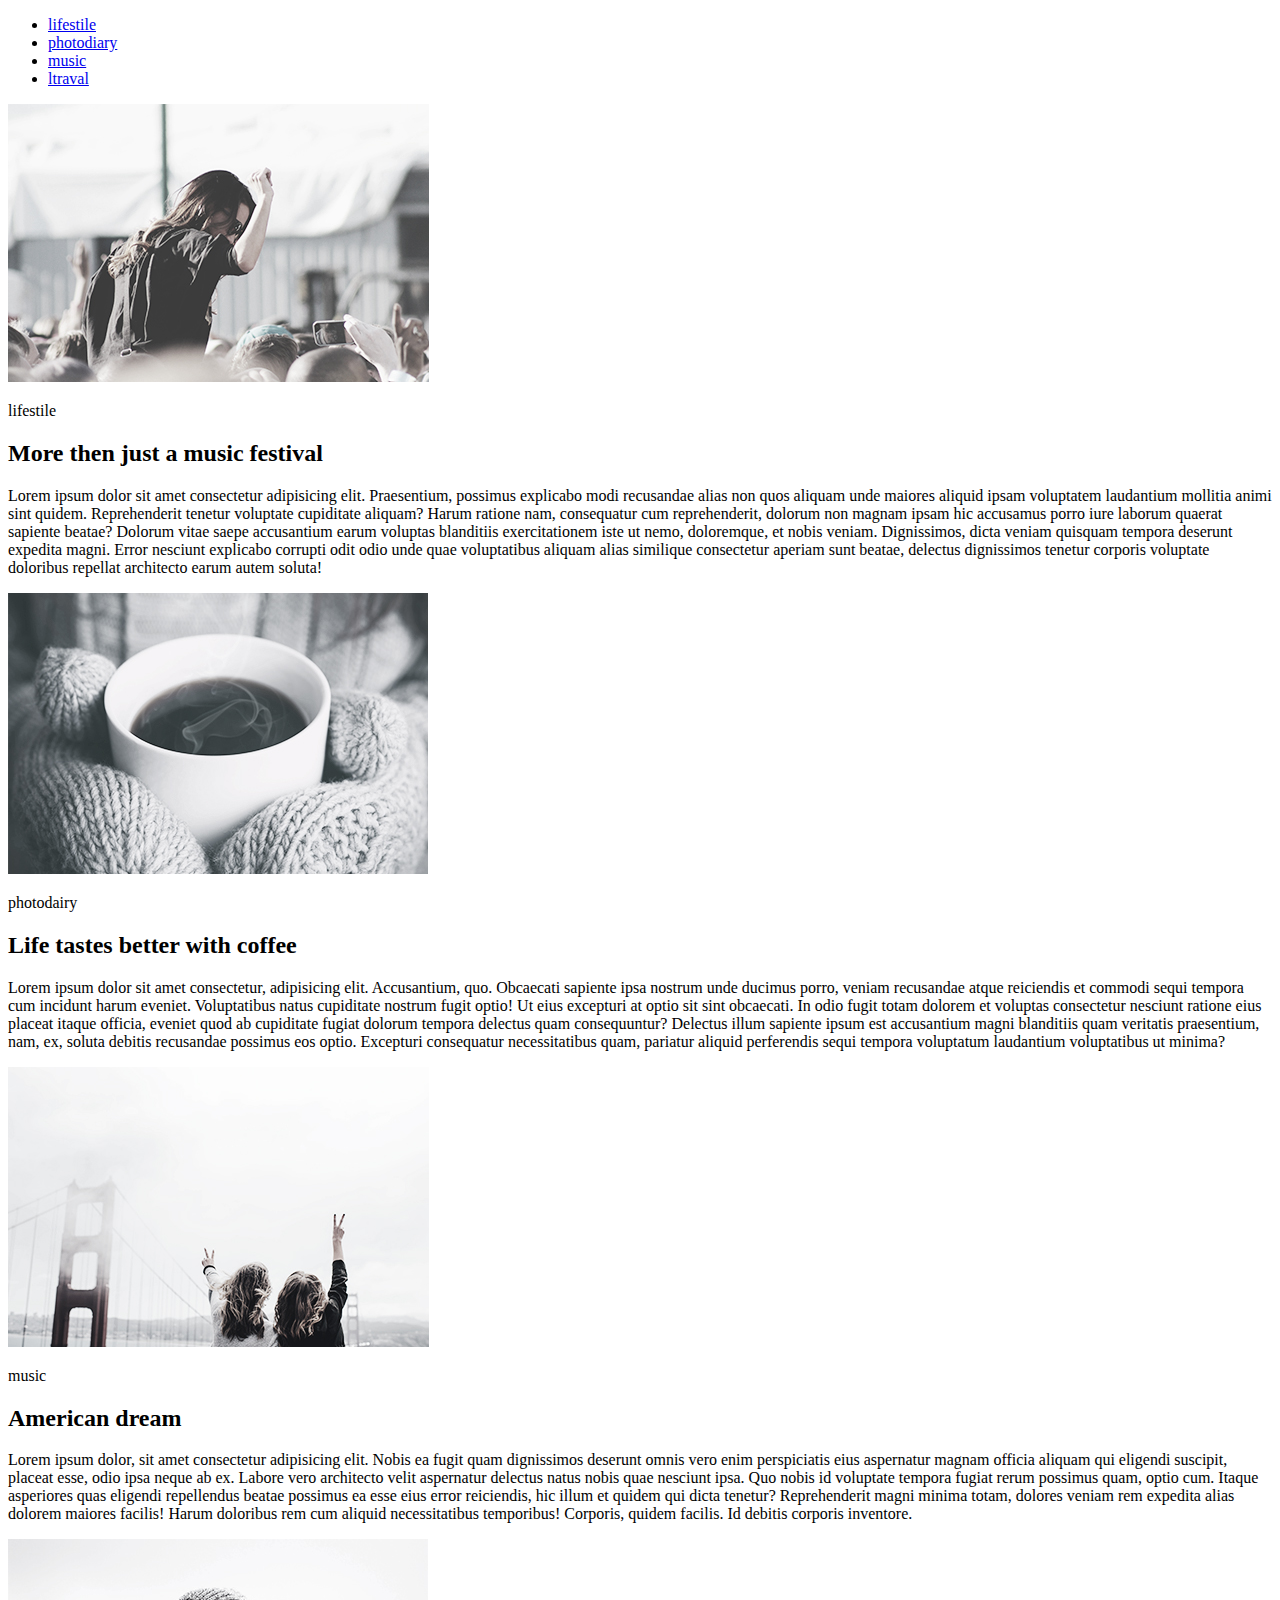
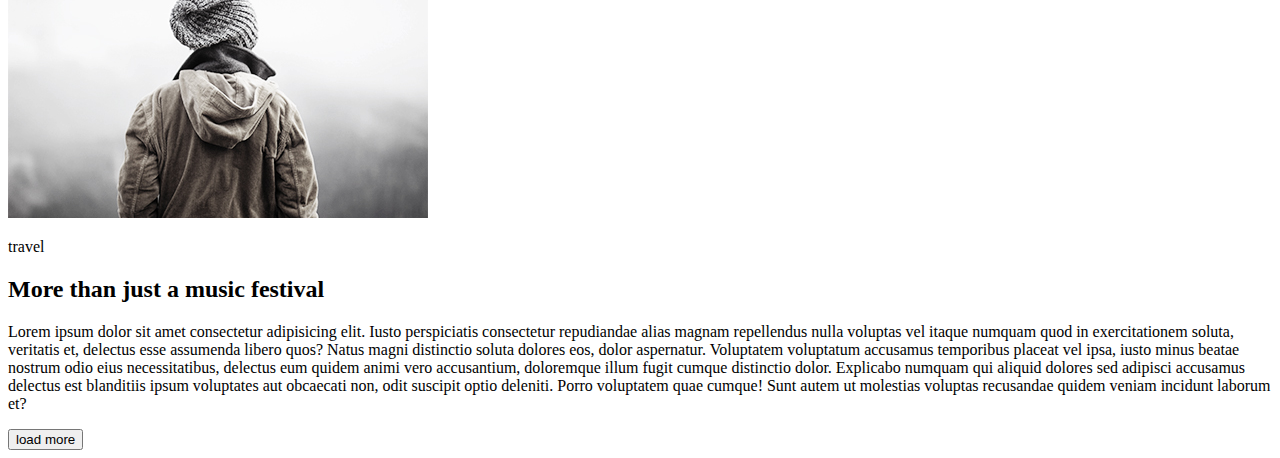
<file: module-01/HW1/index.html>
<!DOCTYPE html>

<html lang="en">

<head>
  <meta charset="UTF-8" />
  <meta name="viewport" content="width=device-width, initial-scale=1.0" />
  <title>webpage</title>
</head>

<body>
  <header>
    <nav class="main-nav">
      <ul>
        <li>
          <a href="#More_then_just_a_music_festival" class="main-menu-link">lifestile</a>
        </li>
        <li>
          <a href="#Life_tastes_better_with_coffee" class="main-menu-link">photodiary</a>
        </li>
        <li>
          <a href="#American_dream" class="main-menu-link">music</a>
        </li>
        <li>
          <a href="#More_than_just_a_music_festival" class="main-menu-link">ltraval</a>
        </li>
      </ul>
    </nav>
  </header>

  <main class="main-content">

    <section>
      <article>
        <img src="img/picture1.jpg" alt="lifestyle" width="421" height="278" />
        <p>lifestile</p>
        <h2>
          <a name="More_then_just_a_music_festival">More then just a music festival</a>
        </h2>
        <p>
          Lorem ipsum dolor sit amet consectetur adipisicing elit. Praesentium,
          possimus explicabo modi recusandae alias non quos aliquam unde maiores
          aliquid ipsam voluptatem laudantium mollitia animi sint quidem.
          Reprehenderit tenetur voluptate cupiditate aliquam? Harum ratione nam,
          consequatur cum reprehenderit, dolorum non magnam ipsam hic accusamus
          porro iure laborum quaerat sapiente beatae? Dolorum vitae saepe
          accusantium earum voluptas blanditiis exercitationem iste ut nemo,
          doloremque, et nobis veniam. Dignissimos, dicta veniam quisquam
          tempora deserunt expedita magni. Error nesciunt explicabo corrupti
          odit odio unde quae voluptatibus aliquam alias similique consectetur
          aperiam sunt beatae, delectus dignissimos tenetur corporis voluptate
          doloribus repellat architecto earum autem soluta!
        </p>
      </article>

      <article>
        <img src="img/picture2.jpg" alt="photodiary" width="420" height="281" />
        <p>photodairy</p>
        <h2>
          <a name="Life_tastes_better_with_coffee">Life tastes better with coffee</a>
        </h2>
        <p>
          Lorem ipsum dolor sit amet consectetur, adipisicing elit. Accusantium,
          quo. Obcaecati sapiente ipsa nostrum unde ducimus porro, veniam
          recusandae atque reiciendis et commodi sequi tempora cum incidunt
          harum eveniet. Voluptatibus natus cupiditate nostrum fugit optio! Ut
          eius excepturi at optio sit sint obcaecati. In odio fugit totam
          dolorem et voluptas consectetur nesciunt ratione eius placeat itaque
          officia, eveniet quod ab cupiditate fugiat dolorum tempora delectus
          quam consequuntur? Delectus illum sapiente ipsum est accusantium magni
          blanditiis quam veritatis praesentium, nam, ex, soluta debitis
          recusandae possimus eos optio. Excepturi consequatur necessitatibus
          quam, pariatur aliquid perferendis sequi tempora voluptatum laudantium
          voluptatibus ut minima?
        </p>
      </article>

      <article>
        <img src="img/picture3.jpg" alt="music" width="421" height="280" />
        <p>music</p>
        <h2><a name="American_dream">American dream</a></h2>
        <p>
          Lorem ipsum dolor, sit amet consectetur adipisicing elit. Nobis ea
          fugit quam dignissimos deserunt omnis vero enim perspiciatis eius
          aspernatur magnam officia aliquam qui eligendi suscipit, placeat esse,
          odio ipsa neque ab ex. Labore vero architecto velit aspernatur
          delectus natus nobis quae nesciunt ipsa. Quo nobis id voluptate
          tempora fugiat rerum possimus quam, optio cum. Itaque asperiores quas
          eligendi repellendus beatae possimus ea esse eius error reiciendis,
          hic illum et quidem qui dicta tenetur? Reprehenderit magni minima
          totam, dolores veniam rem expedita alias dolorem maiores facilis!
          Harum doloribus rem cum aliquid necessitatibus temporibus! Corporis,
          quidem facilis. Id debitis corporis inventore.
        </p>
      </article>

      <article>
        <img src="img/picture4.jpg" alt="travel" width="420" height="279" />
        <p>travel</p>
        <h2>
          <a name="More_than_just_a_music_festival">More than just a music festival</a>
        </h2>
        <p>
          Lorem ipsum dolor sit amet consectetur adipisicing elit. Iusto
          perspiciatis consectetur repudiandae alias magnam repellendus nulla
          voluptas vel itaque numquam quod in exercitationem soluta, veritatis
          et, delectus esse assumenda libero quos? Natus magni distinctio soluta
          dolores eos, dolor aspernatur. Voluptatem voluptatum accusamus
          temporibus placeat vel ipsa, iusto minus beatae nostrum odio eius
          necessitatibus, delectus eum quidem animi vero accusantium, doloremque
          illum fugit cumque distinctio dolor. Explicabo numquam qui aliquid
          dolores sed adipisci accusamus delectus est blanditiis ipsum
          voluptates aut obcaecati non, odit suscipit optio deleniti. Porro
          voluptatem quae cumque! Sunt autem ut molestias voluptas recusandae
          quidem veniam incidunt laborum et?
        </p>
      </article>
      <input type="button" value="load more" />
    </section>
  </main>


</body>

</html>
</file>
<file: mod8/css/styles.css>
/* :root {
    --main-font: "Montserrat", Arial, Helvetica, sans-serif;
    --second-font: "Roboto Slab", sans-serif;
    --third-font: "Vollkorn", sans-serif;
    --main-font-color: #222222;
    --second-font-color: #777777;
    --fourth-font-color: #bbbbbb;
    --main-color: #fed136;
} */

/* montserrat-regular - latin */
@font-face {
  font-family: 'Montserrat';
  font-style: normal;
  font-weight: 400;
  src: local('Montserrat Regular'), local('Montserrat-Regular'),
    url('../fonts/montserrat-v14-latin-regular.woff2') format('woff2'),
    /* Chrome 26+, Opera 23+, Firefox 39+ */
    url('../fonts/montserrat-v14-latin-regular.woff') format('woff');
  /* Chrome 6+, Firefox 3.6+, IE 9+, Safari 5.1+ */
}

/* montserrat-700 - latin */
@font-face {
  font-family: 'Montserrat';
  font-style: normal;
  font-weight: 700;
  src: local('Montserrat Bold'), local('Montserrat-Bold'),
    url('../fonts/montserrat-v14-latin-700.woff2') format('woff2'),
    /* Chrome 26+, Opera 23+, Firefox 39+ */
    url('../fonts/montserrat-v14-latin-700.woff') format('woff');
  /* Chrome 6+, Firefox 3.6+, IE 9+, Safari 5.1+ */
}

/* roboto-300 - latin */
@font-face {
  font-family: 'Roboto';
  font-style: normal;
  font-weight: 300;
  src: local('Roboto Light'), local('Roboto-Light'),
    url('../fonts/roboto-v20-latin-300.woff2') format('woff2'),
    /* Chrome 26+, Opera 23+, Firefox 39+ */
    url('../fonts/roboto-v20-latin-300.woff') format('woff');
  /* Chrome 6+, Firefox 3.6+, IE 9+, Safari 5.1+ */
}

/* roboto-regular - latin */
@font-face {
  font-family: 'Roboto';
  font-style: normal;
  font-weight: 400;
  src: local('Roboto'), local('Roboto-Regular'),
    url('../fonts/roboto-v20-latin-regular.woff2') format('woff2'),
    /* Chrome 26+, Opera 23+, Firefox 39+ */
    url('../fonts/roboto-v20-latin-regular.woff') format('woff');
  /* Chrome 6+, Firefox 3.6+, IE 9+, Safari 5.1+ */
}



html {
  box-sizing: border-box;
}

*,
*::before,
*::after {
  margin: 0;
  padding: 0;
  box-sizing: inherit;
}

ul,
ol {
  list-style: none;
}

a {
  text-decoration: none;
}

img {
  display: block;
  max-width: 100%;
  height: auto;
}

body {
  font-family: "Montserrat", Arial, Helvetica, sans-serif;
  color: #555555;
}

.visually-hidden:not(:focus):not(:active),
input[type="checkbox"].visually-hidden,
input[type="radio"].visually-hidden {
  position: absolute;

  width: 1px;
  height: 1px;
  margin: -1px;
  border: 0;
  padding: 0;
  white-space: nowrap;
  clip-path: inset(100%);
  clip: rect(0 0 0 0);
  overflow: hidden;
}

.container {
  width: 280px;
  margin: 0 auto;
  padding-bottom: 130px;
}

.header {
  background-color: #1a1915;
  background-image: url(../images/vectorsmartobjectmobile.png);
  background-repeat: no-repeat;
  background-position: center;

}

.login {
  display: flex;
  justify-content: center;
  align-items: center;
  padding-top: 20px;
  margin-bottom: 118px;
}

.login-list__btn-login {
  font-size: 14px;
  color: rgb(255, 255, 255);
  font-weight: 700;
  border: none;
  background: none;
  line-height: 1.2;
  margin-right: 20px;
}

.login-list__btn-login:hover {
  color: rgb(255, 0, 0);
}

.login-list__btn-signup {
  font-size: 14px;
  color: rgb(255, 255, 255);
  font-weight: 700;
  line-height: 32px;
  border: 2px solid rgb(255, 255, 255);
  background: none;
  border-radius: 32px;
  padding: 0 17px 0;
}

.login-list__btn-signup:hover {
  color: rgb(255, 0, 0);
  border: 2px solid rgb(255, 0, 0);
}

.logo {
  font-size: 20px;
  color: rgb(255, 255, 255);
  font-weight: 700;
  text-transform: uppercase;
  line-height: 1.2;
  display: block;
  text-align: center;
}

.main-title {
  font-size: 30px;
  color: rgb(255, 255, 255);
  font-weight: bold;
  text-transform: uppercase;
  line-height: 1.2;
  text-align: center;
  margin: 0 0 19px;
  letter-spacing: -1px;
}

.main-title__description {
  font-size: 18px;
  font-family: "Roboto";
  font-weight: 300;
  color: rgb(255, 255, 255);
  line-height: 1.2;
  text-align: center;
  margin-bottom: 18px;
}

.navigation {
  margin-bottom: 19px;
}

.find-you-partner-btn {
  display: block;
  font-size: 14px;
  color: rgb(255, 255, 255);
  border-radius: 40px;
  border: 2px solid rgb(255, 78, 80);
  background-color: rgb(255, 78, 80);
  font-weight: 700;
  line-height: 40px;
  padding: 0 50px 0;
  letter-spacing: -1px;
  margin: 0 auto;

}

.find-you-partner-btn:hover {

  display: block;
  font-size: 14px;
  color: rgb(255, 78, 80);
  border-radius: 40px;
  border: 2px solid rgb(255, 78, 80);
  background: none;
  font-weight: 700;
  line-height: 40px;
  padding: 0 50px 0;
  letter-spacing: -1px;
  margin: 0 auto;
}






.partner-title {
  font-size: 22px;
  color: rgb(51, 51, 51);
  font-weight: 700;
  line-height: 1.2;
  text-align: center;
  padding-top: 70px;
  margin-bottom: 18px;
}

.partner-section {
  margin-bottom: 57px;
}

.partner-list {
  margin: 0 auto 30px;
}

.partner-image__wrapper {
  width: 122px;
  height: 122px;
  margin: 0 auto 22px;
  position: relative;
}

.partner-image__wrapper::after {
  display: block;
  content: "";
  width: 40px;
  height: 40px;
  border: 3px solid #ffffff;
  border-radius: 50%;
  background-repeat: no-repeat;
  background-position: center;
  position: absolute;
  bottom: 0;
  right: 0;

}

.partner-image__wrapper__first::after {
  background-image: url(../images/icons/tv.png);
  background-color: #ff4e50;
}

.partner-image__wrapper__second::after {
  background-image: url(../images/icons/cup.png);
  background-color: #1cd7ad;
}

.partner-image__wrapper__third::after {
  background-image: url(../images/icons/bottle.png);
  background-color: #ffa507;
}

.partner-image__wrapper__fourth::after {
  background-image: url(../images/icons/plain.png);
  background-color: #4e73db;
}

.partner-image {
  border-radius: 50%;

}

.partner-name {
  font-size: 14px;
  color: rgb(51, 51, 51);
  font-weight: bold;
  line-height: 1.2;
  text-align: center;
  margin-bottom: 18px;
}

.partner-description {
  font-size: 14px;
  font-family: "Roboto", sans-serif;
  color: rgb(102, 102, 102);
  line-height: 1.2;
  text-align: center;
}

.partner-list__item {
  width: 200px;
  margin: 0 auto;
}

.button-second {
  border: 2px solid rgb(255, 78, 80);
  background: none;
  color: rgb(255, 78, 80);
}

.button-second:hover {
  display: block;
  font-size: 14px;
  color: rgb(255, 255, 255);
  border-radius: 40px;
  border: 2px solid rgb(255, 78, 80);
  background-color: rgb(255, 78, 80);
  font-weight: 700;
  line-height: 40px;
  padding: 0 50px 0;
  letter-spacing: -1px;
  margin: 0 auto;
}

@media (max-width: 767px) {
  .partner-list__item:not(:last-child) {
    margin-bottom: 30px;
  }
}

@media (min-width: 768px) {

  .container {
    width: 670px;
  }

  .header {
    background-image: url(../images/vectorsmartobjecttablet.png);
  }

  .navigation {
    display: flex;
    flex-direction: row-reverse;
    justify-content: space-between;
    align-items: center;
    padding-top: 48px;
    margin-bottom: 160px;

  }

  .login {
    padding: 0;
    margin: 0;
  }

  .main-title {
    margin-bottom: 40px;
    font-size: 52px;
  }

  .main-title__first-part {
    display: block;
  }

  .main-title__description {
    font-size: 24px;
    margin-bottom: 37px;

  }

  .partner-title {
    padding-top: 75px;
    margin-bottom: 35px;
  }

  .partner-list {
    display: flex;
    flex-wrap: wrap;
    justify-content: space-evenly;
    margin-bottom: 40px;
  }

  .partner-list {
    width: 510px;
  }

}

@media (max-width: 1319px) {

  .partner-list__item:not(:nth-child(n+3)) {
    margin-bottom: 60px;
  }

  .partner-section {
    margin-bottom: 40px;
  }


}

@media (min-width: 1320px) {

  .container {
    width: 940px;
  }

  .header {
    background-image: url(../images/vectorsmartobject.png);
  }

  .partner-title {
    margin-bottom: 36px;
  }

  .partner-list {
    display: flex;
    flex-wrap: wrap;
    width: 940px;
    justify-content: space-between;
    margin-bottom: 40px;
  }

  .partner-list__item {
    margin-bottom: 0;
  }

  .partner-section {
    margin-bottom: 73px;
  }

}
</file>
<file: module10/css/styles.css>
:root {
  --main-font: "Montserrat", Arial, Helvetica, sans-serif;
  --second-font: "Roboto", sans-serif;
  --third-font: "Kaushan Script", sans-serif;
  --main-font-color: rgb(255, 255, 255);
  --second-font-color: rgb(51, 51, 51);
  --fourth-font-color: rgb(153, 153, 153);
  --main-color: rgb(252, 227, 138);
  --second-color: rgb(243, 129, 129);
  --third-color: rgb(149, 225, 211);
}

*,
*::before,
*::after {
  margin: 0;
  padding: 0;
  -webkit-box-sizing: inherit;
  box-sizing: inherit;
}

ul,
ol {
  list-style: none;
}

a {
  text-decoration: none;
}

img {
  display: block;
  max-width: 100%;
  height: auto;
}

body {
  font-family: "Montserrat", Arial, Helvetica, sans-serif;
}

.visually-hidden:not(:focus):not(:active),
input[type="checkbox"].visually-hidden,
input[type="radio"].visually-hidden {
  position: absolute;

  width: 1px;
  height: 1px;
  margin: -1px;
  border: 0;
  padding: 0;

  white-space: nowrap;

  -webkit-clip-path: inset(100%);

  clip-path: inset(100%);
  clip: rect(0 0 0 0);
  overflow: hidden;
}

/* HEADER  */

.container {
  width: 1200px;
  margin: 0 auto;
}

.header {
  position: absolute;
  top: 38px;
  left: 50%;
  -webkit-transform: translate(-50%, -50%);
  -ms-transform: translate(-50%, -50%);
  transform: translate(-50%, -50%);
}

.naigation {
  display: -webkit-box;
  display: -ms-flexbox;
  display: flex;
  -webkit-box-pack: justify;
  -ms-flex-pack: justify;
  justify-content: space-between;
  align-items: baseline;
}

.logotype {
  color: var(--main-font-color);
  font-weight: 700;
  font-size: 30px;
  line-height: 1.2;
}

.menu-list__wrapper {
  display: -webkit-box;
  display: -ms-flexbox;
  display: flex;
  -webkit-box-align: center;
  -ms-flex-align: center;
  align-items: center;
}

.menu-list__item {
  margin-right: 60px;
}

.menu-list {
  display: -webkit-box;
  display: -ms-flexbox;
  display: flex;
}

.menu-list__item:not(:last-child) {
  margin-right: 60px;
}

.menu-list__item-link {
  color: var(--main-font-color);
  font-weight: 700;
  font-size: 14px;
  line-height: 1.2;
  text-transform: uppercase;
  -webkit-transition: all 200ms linear;
  -o-transition: all 200ms linear;
  transition: all 200ms linear;
}

.menu-list__item-link::after {
  display: block;
  content: "";
  width: 100%;
  height: 3px;
  background-color: var(--main-color);
  margin: 0 auto;
  margin-top: 11px;
  opacity: 0;
  visibility: hidden;
  -webkit-transition: all 200ms linear;
  -o-transition: all 200ms linear;
  transition: all 200ms linear;
}

.menu-list__item:hover .menu-list__item-link,
.menu-list__item:focus .menu-list__item-link {
  color: var(--main-color);
  -webkit-transition: all 200ms linear;
  -o-transition: all 200ms linear;
  transition: all 200ms linear;
}

.menu-list__item:hover .menu-list__item-link::after {
  opacity: 1;
  visibility: visible;
  -webkit-transition: all 200ms linear;
  -o-transition: all 200ms linear;
  transition: all 200ms linear;
}

.button-list {
  display: flex;
}

.button-list__item:not(:last-child) {
  margin-right: 60px;
}

.menu-list__item-icon-button {
  border: none;
  background: none;
  outline: none;
  cursor: pointer;
  transition: 0.5s;
}

.menu-list__item-icon-button:hover,
.menu-list__item-icon-button:focus {
  transform: scale(1.5);
}

.menu-list__item-icon:hover,
.menu-list__item-icon:focus {
  fill: var(--main-color);
  -webkit-transition: all 200ms linear;
  -o-transition: all 200ms linear;
  transition: all 200ms linear;
}

.menu-list__item-icon--shopping-cart {
  fill: #ffffff;
  width: 18px;
  height: 15px;
}

.menu-list__item-icon--magnifyng-glass {
  fill: #ffffff;
  width: 18px;
  height: 18px;
}

/* MAIN SECTION */

.template-section {
  background-image: -webkit-gradient(
      linear,
      left bottom,
      left top,
      from(rgba(252, 227, 138, 0.9)),
      to(rgba(243, 129, 129, 0.9))
    ),
    url(../images/eagle.jpg);
  background-image: -o-linear-gradient(
      bottom,
      rgba(252, 227, 138, 0.9),
      rgba(243, 129, 129, 0.9)
    ),
    url(../images/eagle.jpg);
  background-image: linear-gradient(
      to top,
      rgba(252, 227, 138, 0.9),
      rgba(243, 129, 129, 0.9)
    ),
    url(../images/eagle.jpg);
  height: 100%;
  background-size: cover;
  background-repeat: no-repeat;
  background-position: center;
  padding: 200px 0 126px;
}

@media (-webkit-min-device-pixel-ratio: 2),
  (-o-min-device-pixel-ratio: 2/1),
  (min-resolution: 192dpi) {
  .template-section {
    background-image: -webkit-gradient(
        linear,
        left bottom,
        left top,
        from(rgba(252, 227, 138, 0.9)),
        to(rgba(243, 129, 129, 0.9))
      ),
      url(../images/eagle@2x.jpg);
    background-image: -o-linear-gradient(
        bottom,
        rgba(252, 227, 138, 0.9),
        rgba(243, 129, 129, 0.9)
      ),
      url(../images/eagle.jpg);
    background-image: linear-gradient(
        to top,
        rgba(252, 227, 138, 0.9),
        rgba(243, 129, 129, 0.9)
      ),
      url(../images/eagle.jpg);
  }
}

.main-title {
  font-family: var(--third-font);
  font-size: 72px;
  line-height: 1.2;
  font-weight: 400;
  color: var(--main-font-color);
  text-align: center;
  margin: 0 0 126px 0;
}

.main-title__first-part {
  display: block;
  font-family: var(--third-font);
  font-size: 72px;
  line-height: 1.2;
  font-weight: 400;
  color: var(--main-font-color);
  text-align: center;
  margin: 0 0 20px 0;
}

.main-title__second-part {
  display: block;
  font-family: var(--main-font);
  font-size: 150px;
  line-height: 1;
  font-weight: 700;
  color: var(--main-font-color);
  text-transform: uppercase;
}

.modal__button {
  display: block;
  background: none;
  border: 3px solid #ffffff;
  width: 160px;
  height: 40px;
  color: var(--main-font-color);
  font-size: 14px;
  text-transform: uppercase;
  line-height: 1.2;
  text-align: center;
  font-weight: 700;
  margin: 0 auto;
  outline: none;
  -webkit-transition: all 200ms linear;
  -o-transition: all 200ms linear;
  transition: all 200ms linear;
}

.modal__button:hover {
  background: var(--second-color);
  -webkit-transition: all 200ms linear;
  -o-transition: all 200ms linear;
  transition: all 200ms linear;
}

/* SERVICES SECTION */

.services {
  padding: 52px 0 100px;
}

.services-team-title {
  text-align: center;
  margin-bottom: 65px;
}

.services-team-title__first-part {
  display: block;
  font-size: 24px;
  font-family: var(--third-font);
  color: var(--second-font-color);
  line-height: 1.2;
  font-weight: 400;
  margin-bottom: 20px;
}

.services-team-title__second-part {
  display: block;
  font-size: 30px;
  color: var(--second-font-color);
  text-transform: uppercase;
  color: var(--second-font-color);
  line-height: 1.2;
  font-weight: 700;
  margin-bottom: 40px;
}

.services-team-title::after {
  display: block;
  content: "";
  background-color: var(--second-color);
  width: 60px;
  height: 3px;
  margin: 0 auto;
}

.services-list {
  display: -webkit-box;
  display: -ms-flexbox;
  display: flex;
  -ms-flex-wrap: wrap;
  flex-wrap: wrap;
  -webkit-box-pack: justify;
  -ms-flex-pack: justify;
  justify-content: space-between;
}

.services-list__item {
  background-repeat: no-repeat;
  background-position: 30px 0;
  width: 380px;
  display: -webkit-box;
  display: -ms-flexbox;
  display: flex;
}

.services-list__item--clock {
  background-image: url(../images/iconspic/clock.svg);
}

.services-list__item--graph {
  background-image: url(../images/iconspic/graph.svg);
}

.services-list__item--computer {
  background-image: url(../images/iconspic/computer.svg);
}

.services-list__item--book {
  background-image: url(../images/iconspic/book.svg);
}

.services-list__item--house {
  background-image: url(../images/iconspic/house.svg);
}

.services-list__item--image {
  background-image: url(../images/iconspic//image.svg);
}

.services-list__item:not(:nth-child(n + 4)) {
  margin-bottom: 100px;
}

.services__icon--clock,
.services__icon--house {
  width: 34px;
  height: 32px;
}

.services__icon--graph,
.services__icon--book,
.services__icon--image {
  width: 32px;
  height: 32px;
}

.services__icon--computer {
  width: 35px;
  height: 32px;
}

.services-list__item__title {
  font-size: 14px;
  color: var(--second-font-color);
  text-transform: uppercase;
  line-height: 1.2;
  text-align: left;
  font-weight: 400;
  margin-bottom: 20px;
}

.services-list__item__description {
  font-size: 15px;
  font-family: var(--second-font);
  color: var(--fourth-font-color);
  line-height: 1.6;
  text-align: left;
  font-weight: 400;
}

.services-list__item__wrapper {
  padding-left: 90px;
}

/* TEAM SECTION */

.team {
  padding-bottom: 85px;
}

.team-description {
  font-size: 15px;
  font-family: var(--second-font);
  color: var(--fourth-font-color);
  line-height: 1.6;
  text-align: left;
  font-weight: 400;
  text-align: center;
  padding: 0 40px;
  margin-bottom: 90px;
}

.team-list {
  display: -webkit-box;
  display: -ms-flexbox;
  display: flex;
  -webkit-box-pack: justify;
  -ms-flex-pack: justify;
  justify-content: space-between;
}

.team-list__item__name {
  font-size: 14px;
  color: var(--second-font-color);
  text-transform: uppercase;
  line-height: 1.2;
  text-align: center;
  font-weight: 400;
  margin-bottom: 16px;
}

.team-list__item__position {
  font-size: 15px;
  font-family: var(--second-font);
  color: var(--fourth-font-color);
  font-style: italic;
  line-height: 1.6;
  text-align: center;
}

.team-list__item__photo--wrapper {
  position: relative;
  margin-bottom: 30px;
}

.team-list__item__photo--ovarlay {
  background: -webkit-gradient(
    linear,
    left bottom,
    left top,
    from(rgba(252, 227, 138, 0.9)),
    to(rgba(243, 129, 129, 0.9))
  );
  background: -o-linear-gradient(
    bottom,
    rgba(252, 227, 138, 0.9),
    rgba(243, 129, 129, 0.9)
  );
  background: linear-gradient(
    to top,
    rgba(252, 227, 138, 0.9),
    rgba(243, 129, 129, 0.9)
  );
  top: 0;
  left: 0;
  width: 100%;
  height: 100%;
  position: absolute;
  display: -webkit-box;
  display: -ms-flexbox;
  display: flex;
  -webkit-box-pack: center;
  -ms-flex-pack: center;
  justify-content: center;
  -webkit-box-align: center;
  -ms-flex-align: center;
  align-items: center;
  opacity: 0;
  visibility: hidden;
  -webkit-transition: all 200ms linear;
  -o-transition: all 200ms linear;
  transition: all 200ms linear;
}

.team-list__item {
  width: 380px;
}

.team-list__item:hover .team-list__item__photo--ovarlay,
.team-list__item:focus .team-list__item__photo--ovarlay {
  opacity: 1;
  visibility: visible;
  -webkit-box-shadow: 10px 10px 0 0 var(--third-color);
  box-shadow: 10px 10px 0 0 var(--third-color);
  -webkit-transform: translate(-10px, -10px);
  -ms-transform: translate(-10px, -10px);
  transform: translate(-10px, -10px);
  -webkit-transition: all 200ms linear;
  -o-transition: all 200ms linear;
  transition: all 200ms linear;
}

.team-list__item:hover .team-list__item__photo {
  -webkit-transform: translate(-10px, -10px);
  -ms-transform: translate(-10px, -10px);
  transform: translate(-10px, -10px);
}

.team-list__item__photo {
  -webkit-transition: all 200ms linear;
  -o-transition: all 200ms linear;
  transition: all 200ms linear;
}

.social-list__item {
  margin-right: 1px;
}

.social-list__item__link {
  display: block;
  width: 56px;
  height: 56px;
  background-color: var(--main-color);
}

.social-list__item__link:hover .social-list__item__icon,
.social-list__item__link:focus .social-list__item__icon {
  fill: var(--main-font-color);
  -webkit-transition: all 200ms linear;
  -o-transition: all 200ms linear;
  transition: all 200ms linear;
}

.social-list__item__link:hover,
.social-list__item__link:focus {
  background-color: var(--second-color);
  -webkit-transition: all 200ms linear;
  -o-transition: all 200ms linear;
  transition: all 200ms linear;
}

.social-list {
  display: -webkit-box;
  display: -ms-flexbox;
  display: flex;
}

.social-list__item__link {
  display: -webkit-box;
  display: -ms-flexbox;
  display: flex;
  -webkit-box-pack: center;
  -ms-flex-pack: center;
  justify-content: center;
  -webkit-box-align: center;
  -ms-flex-align: center;
  align-items: center;
}

.social-list__item__icon {
  fill: var(--second-color);
}

.social-list__item__icon--facebook {
  width: 13px;
  height: 26px;
}

.social-list__item__icon--twitter {
  width: 26px;
  height: 22px;
}

.social-list__item__icon--pinterest {
  width: 21px;
  height: 26px;
}

.social-list__item__icon--instagram {
  width: 26px;
  height: 26px;
}

/* FOOTER */

.footer {
  border-top: 1px solid var(--fourth-font-color);
  min-height: 60px;
  display: -webkit-box;
  display: -ms-flexbox;
  display: flex;
  -webkit-box-pack: justify;
  -ms-flex-pack: justify;
  justify-content: space-between;
  -webkit-box-align: center;
  -ms-flex-align: center;
  align-items: center;
}

.informaton {
  font-size: 14px;
  font-weight: 400;
  color: var(--second-font-color);
  line-height: 1.2;
}

.information-link {
  color: var(--second-color);
  cursor: pointer;
}

.email-form {
  display: -webkit-box;
  display: -ms-flexbox;
  display: flex;
}

.input-form {
  font-size: 15px;
  line-height: 24px;
  font-style: italic;
  font-family: var(--second-font);
  height: 40px;
  width: 240px;
  padding-left: 15px;
  outline: none;
}

::placeholder {
  color: #cccccc;
}

.button-subscribe {
  border: 1px solid var(--third-color);
  background-color: var(--third-color);
  width: 150px;
  font-family: var(--main-font);
  font-size: 14px;
  line-height: 1.2;
  font-weight: 400;
  text-transform: uppercase;
  color: rgb(255, 255, 255);
  outline: none;
  cursor: pointer;
}
</file>
<file: Module3/css/styles.css>
html {
    box-sizing: border-box;
}

*,
*::before,
*::after {
    box-sizing: inherit;
}

body {
    font-family: 'Playfair Display', 'Arial', serif;
    color: #626262;
    font-size: 14px;
    margin: 0 auto;
}

li {
    list-style-type: none;
}

img {
    display: block;
    max-width: 100%;
    height: auto;
}

.site-navigation a {
    display: block;
    color: #626262;
    font-weight: 400;
    text-transform: uppercase;
    text-decoration: none;
    line-height: 17px;
}

.navigation a:hover,
.navigation a:focus {
    color: #44b6f5;
}

.container {
    width: 900px;
    margin: 0 auto;
}

.main-nav {
    padding: 66px 0;
    /* margin: 66px 0; */
}

.navigation {
    vertical-align: middle;
    margin: 0;
    padding: 0;
    text-align: center;
    list-style: none;
    font-size: 0;
}

.navigation li {
    display: inline-block;
    font-size: 14px;
}

.navigation li:not(:last-child) {
    margin-right: 100px;
}

.features-list {
    text-align: center;
    list-style: none;
    font-size: 0;
    padding-bottom: 20px;
}

.features-list-item {
    display: inline-block;
    width: 420px;
    margin-right: 60px;
    text-align: left;
    margin-bottom: 135px;

}

.features-list-item:nth-child(2n) {
    margin-right: 0px;
}

.features-list-item:nth-child(n+3) {
    margin-bottom: 90px;
}

/* .features-list-item:nth-child(-n+4) {
    margin-bottom: 90px;
} */

.main-title {
    margin: 0;
    margin-bottom: 40px;
}

.title {
    font-size: 30px;
    line-height: 36px;
}

.picture {
    margin-bottom: 32px;
}

.picture_name {
    font-size: 14px;
    line-height: 17px;
    margin: 0;
    margin-bottom: 30px;
    text-transform: uppercase;
    font-family: 'Ubuntu', serif;
}

.dline {
    font-size: 14px;
    line-height: 17px;
    margin: 0 auto;
}

/* .buttonmidle {
    text-align: center;
    vertical-align: middle;
    margin-bottom: 20px;
    margin-top: 90px;
} */

.loadmore {
    border: 1px, solid, #000000;
    font-size: 20px;
    line-height: 24px;
    background: none;
    padding: 20px 33px;
    cursor: pointer;

}

.loadmore:hover,
.loadmore:focus {
    color: #44b6f5;
}

.visually-hidden:not(:focus):not(:active),
input[type="checkbox"].visually-hidden,
input[type="radio"].visually-hidden {
    position: absolute;

    width: 1px;
    height: 1px;
    margin: -1px;
    border: 0;
    padding: 0;

    white-space: nowrap;

    clip-path: inset(100%);
    clip: rect(0 0 0 0);
    overflow: hidden;
}
</file>
<file: Module4/css/styles.css>
html {
  box-sizing: border-box;
}

*,
*::before,
*::after {
  box-sizing: inherit;
}

body {
  margin: 0 auto;
}

img {
  display: block;
  width: auto;
  height: auto;
}

.container {
  width: 1110px;
  margin: 0 auto;
}

/* .page-header {
  margin-bottom: 63px;
} */

.clearfix:after {
  display: table;
  content: "";
  clear: both;
}

.page-nav {
  padding: 34px 0 0 0;
}

.logo-name {
  list-style: none;
  text-decoration: none;
  font-size: 30px;
  font-family: "Roboto", sans-serif;
  color: #555252;
}

.page-nav:first-letter {
  color: #1abc9c;
  font-weight: 900;
}

.site-navigation {
  list-style: none;
  float: right;
  font-family: "Open Sans", sans-serif;
  width: 475px;
  font-size: 14px;
  margin: 6px 0px 0px 0px;
  padding: 0;
}

.site-navigation a:hover,
.site-navigation a:focus {
  color: #1abc9c;
}

.site-navigation li:not(:last-child) {
  margin-right: 30px;
}

.site-navigation li {
  float: left;
}

.site-navigation a {
  display: block;
  color: #0f0101;
  font-weight: 700;
  text-transform: uppercase;
  text-decoration: none;
  line-height: 16px;
}

/* FEAUTURES PRODUCTS */

/* .features-products {
  margin-bottom: 100px;
} */

.section {
  padding-top: 100px;
  padding-bottom: 45px;
}

.features-products {
  padding-bottom: 0;
}

/* .price-card {
  font-size: 18px;
  font-weight: 900;
} */

.feautures-list {
  margin: 0px;
  padding: 0px;
  font-size: 18px;
  font-family: "Roboto", sans-serif;
  font-weight: 900;
}

.feautures-list-item {
  float: left;
  list-style: none;
  padding: 0;
  margin-right: 30px;
}

.feautures-list-item:nth-child(4n) {
  margin-right: 0;
}

.feautures-list-item:nth-child(-n + 4) {
  margin-bottom: 30px;
}

/* .feautures-list-item:nth-child(n + 5) {
  margin-bottom: 100px;
} */

.first-title {
  margin: 0;
  margin-bottom: 92px;
  padding: 0;
  text-align: center;
  font-size: 48px;
  font-family: "Roboto", sans-serif;
  font-weight: 900;
  color: #515151;
}

.first-title::after {
  display: block;
  height: 7px;
  width: 164px;
  background-color: #1abc9c;
  content: "";
  margin: 0 auto;
  margin-top: 27px;
}

.price-card {
  background-color: rgb(50, 50, 50);
  margin: 0;
  text-transform: uppercase;
  color: #ffffff;
  line-height: 32px;
  padding: 0;
}

.product-name {
  float: left;
  margin: 0;
  width: 78%;
  text-align: center;
  line-height: 40px;
  /* padding-top: 12px;
  padding-bottom: 12px; */
}

.price {
  background-color: rgba(140, 140, 140, 0.44);
  float: right;
  margin: 0;
  text-align: center;
  line-height: 32px;
  width: 22%;
  line-height: 40px;
  /* padding-top: 12px;
  padding-bottom: 12px; */
}

.to-buy:hover .price-card,
.to-buy:focus .price-card {
  background: #7fd9c7;
}

/* .product-name,
.price {
  margin: 0;
  float: left;
  text-transform: uppercase;
  background-color: #323232;
  color: #ffffff;
  line-height: 32px;
  width: 78%;
  padding-left: 14px;
  padding-top: 12px;
  padding-bottom: 12px;
}

.price {
  text-align: right;
  margin: 0;
  background-color: #8c8c8c;
  line-height: 32px;
  width: 22%;
  padding-right: 15px;
  opacity: 44%;
} */

/* .to-buy:hover .price,
.to-buy:focus .price {
  background: #7fd9c7;
} */

/* .to-buy:hover h3,
.to-buy:focus h3 {
  background: #1abc9c;
} */

/* LATEST NEWS */

/* .latest-news {
  margin-bottom: 45px;
} */

.news {
  margin: 0px;
  padding: 0px;
  font-size: 18px;
  font-family: "Roboto", sans-serif;
  font-weight: 900;
  text-align: left;
}

.news-block {
  width: 350px;
  float: left;
  list-style: none;
  padding: 0;
  margin-right: 30px;
}

.news-block:nth-child(3n) {
  margin-right: 0;
}

.news-image {
  margin-bottom: 13px;
}

.news-title {
  padding: 0;
  margin: 0;
  margin-bottom: 29px;
  font-size: 18px;
  font-family: "Open Sans", sans-serif;
  font-weight: 600;
  color: #555252;
}

.some-article {
  padding: 0;
  margin: 0;
  margin-bottom: 35px;
  font-size: 14px;
  font-family: "Open Sans", sans-serif;
  font-weight: 400;
  color: #555252;
}

.news-title::after {
  display: block;
  height: 3px;
  width: 136px;
  background-color: #1abc9c;
  content: "";
  margin-top: 17px;
}

.readmore {
  display: block;
  width: 160px;
  border: none;
  border-radius: 3px;
  text-decoration: none;
  margin: 0;
  padding: 18px 40px;
  font-family: "Open Sans", sans-serif;
  background-color: #4ec6ab;
  font-size: 16px;
  line-height: 19px;
  font-weight: 300;
  color: #ffffff;
  cursor: pointer;
}

.readmore:hover,
.readmore:focus {
  color: #000000;
}

.visually-hidden:not(:focus):not(:active),
input[type="checkbox"].visually-hidden,
input[type="radio"].visually-hidden {
  position: absolute;

  width: 1px;
  height: 1px;
  margin: -1px;
  border: 0;
  padding: 0;

  white-space: nowrap;

  clip-path: inset(100%);
  clip: rect(0 0 0 0);
  overflow: hidden;
}
</file>
<file: module5/css/styles.css>
html {
    box-sizing: border-box;
}

*,
*::before,
*::after {
    box-sizing: inherit;
}

body {
    margin: 0 auto;
    font-family: "Roboto", sans-serif;
    font-size: 16px;
    line-height: 1.2;
}

img {
    display: block;
    width: 100%;
    height: auto;
}

ul,
ol {
    text-decoration: none;
    list-style: none;
    margin: 0;
    padding: 0;
}

a {
    display: block;
}


.clearfix::after {
    display: table;
    content: "";
    clear: both;
}

/* NAVIGATION */

.container {
    width: 1110px;
    margin: 0 auto;
}

.page-nav {
    padding-top: 36px;
    padding-bottom: 31px;
}

.logo-name {
    float: left;
    text-decoration: none;
    font-size: 30px;
    line-height: 32px;
    text-transform: uppercase;
    font-family: "Roboto", sans-serif;
    color: #555252;
}

.logo-name:first-letter {
    color: #1abc9c;
    font-weight: 900;
}

.site-navigation {
    float: right;
    list-style: none;
    margin: 0 auto;
    padding: 0;
    font-size: 14px;
    line-height: 18px;
    font-weight: 900;
    text-transform: uppercase;
    font-family: "Open Sans", sans-serif;
    margin: 7px 0px 0px 0px;
}

.site-navigation a {
    text-decoration: none;
    color: #0f0101;
}

.site-navigation li:not(:last-child) {
    margin-right: 30px;
}

.site-navigation a:hover,
.site-navigation a:focus {
    color: #1abc9c;
}

.navigation {
    float: left;
}

/* SLIDER */

.slide {
    position: relative;
}



.slide-info {
    position: absolute;
    top: 50%;
    left: 50%;
    transform: translate(-50%, -50%);
    /* color: #ffffff;
    text-transform: uppercase;
    font-family: "Roboto", sans-serif; */
}

.slide-info-title {
    /* position: absolute;
    top: 50%;
    left: 50%;
    transform: translate(-50%, -50%); */
    color: #ffffff;
    text-transform: uppercase;
    font-family: "Roboto", sans-serif;
    width: 768px;
    margin: 0 auto;
}

.slide-title {
    font-weight: 900;
    font-size: 60px;
    line-height: 82px;
    white-space: nowrap;
    margin: 0;
}

.overlay::after {
    content: '';
    display: inline-block;
    width: 100%;
    height: 100%;
    background: rgba(0, 0, 2, 0.5);
    position: absolute;
    top: 0;
    left: 0;

}

.slide-description {
    font-weight: 300;
    font-size: 24px;
    line-height: 54px;
    margin: 0;
}

.slider-ctrl {
    position: absolute;
    top: 50%;
    transform: translateY(-50%);
    display: inline-block;
    width: 104px;
    height: 104px;
    background-color: #1abc9c;
    border: none;
    padding: 0;
    font-size: 24px;
    text-transform: uppercase;
}

.button-arrow {
    color: #ffffff;
}

.slider-ctrl-prev {
    left: 0;
    opacity: 65%;
    background-image: url(../images/buttons/angle-left-3.png);
    background-repeat: no-repeat;
    background-position: center;
    background-size: contain;
    fill: #ffffff;

}


.slider-ctrl-next {
    right: 0;
    background-image: url(../images/buttons//angle-right.png);
    background-repeat: no-repeat;
    background-position: center;
    background-size: contain;
}

.background-image {
    width: 100%;
    height: 600px;
    object-fit: cover;
}

.wrapper {
    width: 1110px;
}

/* NEW COLLECTION */

.new-collection {
    background-color: #e9f0fd;
    padding-top: 96px;
    padding-bottom: 98px;
}

.new-collection-title {
    padding: 0;
    margin: 0 0 80px 0;
    text-transform: uppercase;
    font-size: 48px;
    line-height: 58px;
    font-weight: 900;
    font-family: "Roboto", sans-serif;
    color: #555252;
    text-align: center;
}

.new-collection-title::after {
    display: block;
    content: "";
    width: 164px;
    height: 7px;
    background-color: #1abc9c;
    margin: 27px0 auto 0;
}

.feautures-list-item {
    float: left;
    margin-right: 30px;
}

.feautures-list-item:last-child {
    margin-right: 0;
}

.link-item {
    position: relative;
}

.price-card {
    background-color: rgb(50, 50, 50);
    margin: 0;
    text-transform: uppercase;
    color: #ffffff;
    line-height: 32px;
    padding: 0;
    font-weight: 700;

}

.product-name {
    float: left;
    margin: 0;
    font-size: 18px;


    /* padding-top: 12px;
    padding-bottom: 12px; */
    line-height: 40px;
}

.product-name__link {
    text-decoration: none;
    color: rgb(255, 255, 255);
    font-family: "Roboto", sans-serif;
    padding-left: 35px;
    font-weight: 700;
}

.price {
    background-color: rgba(255, 255, 255, 0.44);
    float: right;
    margin: 0;
    text-align: center;
    line-height: 32px;
    width: 22%;
    line-height: 40px;
    font-family: "Roboto", sans-serif;
}

.link-item:hover .price-card,
.link-item:focus .price-card {
    background: #7fd9c7;
}

.feautures-list-item:hover .overlay-collection {
    opacity: 1;
    visibility: visible;
}

.overlay-collection {
    position: absolute;
    top: 0;
    left: 0;
    width: 100%;
    height: 100% background-color: rgba(0, 0, 0, 0.55);
    background-clip: padding-box;
    border: 10px solid rgba(255, 255, 255, 0.5);
    opacity: 0;
    visibility: hidden;
}

.btn-link {
    width: 50px;
    height: 50px;
    background-color: rgb(0, 0, 0, 0);
    border: 1px solid #ffffff;
    background-repeat: no-repeat;
    background-position: center;
    background-size: 50%;
    padding: 0;
    margin: 0;
}

.position {
    position: absolute;
    left: 50%;
    top: 50%;
    transform: translate(-50%, -50%);
    font-size: 0;
}

.btn-link:not(:nth-last-child(-n + 2)) {
    margin-right: 8px;
}

.btn-link:not(:last-child) {
    margin-bottom: 7px;
}


.btn-link-cart {
    width: 166px;
    height: 50px;
    background-color: rgb(0, 0, 0, 0.5);
    border: 1px solid #ffffff;
    background-image: url(../images/buttons/cart.png);
    background-repeat: no-repeat;
    background-position: 10px center;
    background-size: 15%;
    font-family: "Open Sans", sans-serif;
    font-weight: 300;
    text-transform: uppercase;
    color: #ffffff;
    font-size: 14px;
    line-height: 50px;
}

.btn-link:hover,
.btn-link:focus {
    background-color: #1abc9c;
}

.btn-link-like {
    background-image: url(../images/buttons/like.png);
}

.btn-link-shaffle {
    background-image: url(../images/buttons/shuffle.png);

}

.btn-link-clock {
    background-image: url(../images/buttons/clock.png);
}

.feautures-list-item {
    position: relative;
}

/* FOOTER */

.footer {
    background-color: #323232;
}

.rights-info {
    color: #fefefe;
    margin: 0;
    padding: 0;
    text-align: center;
    font-size: 16px;
    line-height: 28px;
    font-family: "Open Sans", sans-serif;
    font-weight: 300;
    padding-top: 38px;
    padding-bottom: 32px;
}

.ThemenGraph {
    cursor: pointer;
    color: #46bfa9;
    text-decoration: none;
    display: inline;
}
</file>
<file: module6/css/styles.css>
/* font-family: 'Kaushan Script',
cursive;
font-family: 'Montserrat',
sans-serif;
font-family: 'Roboto',
sans-serif; */

/* to all css */

:root {
  --main-font: "Montserrat", Arial, Helvetica, sans-serif;
  --main-color: #95e1d3;
  --second-color: #f38181;
  --main-font-color: #333333;
  --second-font-color: #999999;
}

html {
  box-sizing: border-box;
}

*,
*::before,
*::after {
  margin: 0;
  padding: 0;
  box-sizing: inherit;
}

ul,
ol {
  list-style: none;
}

a {
  text-decoration: none;
}

img {
  display: block;
  max-width: 100%;
  height: auto;
}

body {
  font-family: "Montserrat", Arial, Helvetica, sans-serif;
  color: #555555;
}

.visually-hidden:not(:focus):not(:active),
input[type="checkbox"].visually-hidden,
input[type="radio"].visually-hidden {
  position: absolute;

  width: 1px;
  height: 1px;
  margin: -1px;
  border: 0;
  padding: 0;

  white-space: nowrap;

  clip-path: inset(100%);
  clip: rect(0 0 0 0);
  overflow: hidden;
}

/* NAVIGATION AND LOGO */
.container {
  width: 1200px;
  margin: 0 auto;
}

.main-navigation {
  min-height: 90px;
  display: flex;
  align-items: center;
  justify-content: space-between;
}

.logo-item {
  color: #95e1d3;
  font-family: var(--main-font);
  font-weight: 900;
  font-size: 30px;
  line-height: 36px;
}

.navigation {
  margin-right: 58px;
}

.navigation:last-child {
  margin-right: 0;
}

.nav-item {
  font-size: 14px;
  font-family: var(--main-font);
  line-height: 17px;
  text-transform: uppercase;
  font-weight: 400;
  color: var(--main-color);
  transition: color 200ms linear;
}

.nav-item:hover::after,
.nav-item:focus::after {
  color: var(--second-color);
  opacity: 1;
  visibility: visible;
}

.nav-item::after {
  display: block;
  content: "";
  width: 100%;
  height: 3px;
  background-color: var(--second-color);
  margin: 10px auto 0;
  opacity: 0;
  visibility: hidden;
  transition: all 200ms linear;
}

.nav-item:hover {
  color: var(--second-color);
}

.site-navigation {
  display: flex;
}

.header {
  margin-bottom: 90px;
}

/* SERVICES PART */

.services-section {
  margin-bottom: 100px;
}

.main-content {
  width: 1200px;
  margin: 0 auto;
}

.main-title {
  text-align: center;
  font-family: "Kaushan Script", sans-serif;
  font-size: 24px;
  line-height: 28px;
  font-weight: 400;
  color: var(--main-font-color);
  margin-bottom: 60px;
}

.main-title::first-letter {
  text-transform: uppercase;
}

.main-title_second-part {
  display: block;
  font-family: var(--main-font);
  font-size: 30px;
  line-height: 53px;
  font-weight: 900;
  color: var(--main-font-color);
  text-transform: uppercase;
}

.main-title::after {
  display: block;
  content: "";
  width: 60px;
  height: 3px;
  background-color: var(--second-color);
  margin: 30px auto 0;
}

.services {
  display: flex;
  flex-wrap: wrap;
  justify-content: space-between;
  margin: 0;
  padding: 0;
}

.service-item {
  width: 380px;
}

.service-item__title::before {
  display: block;
  content: "";
  height: 33px;
  width: 33px;
  background-repeat: no-repeat;
  background-position: top;
}

.service-item__title {
  margin: 0 0 17px 0;
  font-family: var(--main-font);
  font-size: 14px;
  font-weight: 400;
  line-height: 1.2;
  color: var(--main-font-color);
  text-transform: uppercase;
}

.service-item:nth-child(-n + 3) {
  margin-bottom: 80px;
}

.service-item__description {
  font-family: "Roboto", sans-serif;
  font-size: 15px;
  font-weight: 400;
  line-height: 24px;
  color: var(--second-font-color);
}

.icon-position {
  position: relative;
  padding-left: 80px;
}

.icon-alarm::before {
  background-image: url(../images/iconspic/clock.png);
  position: absolute;
  top: 0;
  left: 20px;
}

.icon-graph::before {
  background-image: url(../images/iconspic/linegraph6.png);
  position: absolute;
  top: 0;
  left: 20px;
}

.icon-computer::before {
  background-image: url(../images/iconspic/computer3.png);
  position: absolute;
  top: 0;
  left: 20px;
}

.icon-book::before {
  background-image: url(../images/iconspic/book2.png);
  position: absolute;
  top: 0;
  left: 20px;
}

.icon-home::before {
  background-image: url(../images/iconspic/house.png);
  position: absolute;
  top: 0;
  left: 20px;
}

.icon-image::before {
  background-image: url(../images/iconspic/squere.png);
  position: absolute;
  top: 0;
  left: 20px;
}

/* OUR TEAM SECTION */

.team-description {
  text-align: center;
  max-width: 940px;
  font-family: "Roboto", sans-serif;
  margin: 0 auto;
  font-size: 15px;
  color: var(--second-font-color);
  line-height: 24px;
  font-weight: 400;
}

.second__main-title {
  margin-bottom: 46px;
}

.team-description {
  margin-bottom: 95px;
}

.our-team {
  display: flex;
  align-items: center;
  justify-content: space-between;
  margin-bottom: 85px;
}

.employee-name {
  text-align: center;
  font-size: 14px;
  font-weight: 400;
  line-height: 1.2;
  margin-bottom: 17px;
  text-transform: uppercase;
}

.employee-position {
  text-align: center;
  font-family: "Roboto", sans-serif;
  font-weight: 300;
  font-style: italic;
  color: var(--second-font-color);
}

.our-team__photo {
  margin-bottom: 27px;
}

.our-team__list {
  width: 380px;
}

.our-team__list__wrapper {
  position: relative;
}

.overlay {
  width: 100%;
  height: 100%;
  background: linear-gradient(to top,
      rgba(252, 227, 138, 0.9),
      rgba(243, 129, 129, 0.9));
  position: absolute;
  top: 0;
  left: 0;
  opacity: 0;
  visibility: hidden;
  transition: all 200ms linear;
  display: flex;
  justify-content: center;
  align-items: center;
}

.our-team__list:hover .our-team__photo {
  transform: translate(-10px, -10px);
}

.our-team__list:hover .overlay {
  opacity: 1;
  visibility: visible;
  transform: translate(-10px, -10px);
  box-shadow: 10px 10px 0 0 var(--main-color);
  transition: all 200ms linear;
}

.social-list__item__link:hover {
  background-color: var(--main-color);
}

.our-team__photo {
  transition: all 200ms linear;
}

.social-list {
  display: flex;
}

.social-list__item:not(:last-child) {
  margin-right: 1px;
}

.social-list__item__link {
  display: block;
  width: 56px;
  height: 56px;
  background-repeat: no-repeat;
  background-position: center;
  background-color: #fce38a;
  transition: all 200ms linear;
}

.social-list__item__link__facebook {
  background-image: url(../images/social/facebook.png);
}

.social-list__item__link__twitter {
  background-image: url(../images/social/twitter.png);
}

.social-list__item__link__pinterest {
  background-image: url(../images/social/pinterest.png);
}

.social-list__item__link__instagram {
  background-image: url(../images/social/instagram.png);
}

/* FOOTER */

.footer {
  border-top: 1px solid #e5e5e5;
  min-height: 63px;
  display: flex;
  justify-content: space-between;
  align-items: center;
  width: 1200px;
  margin: 0 auto;
}

.rights-info {
  color: var(--main-font-color);
  margin: 0;
  padding: 0;
  text-align: center;
  font-size: 14px;
  line-height: 1.2px;
  font-weight: 400;
}

.laaqiq {
  cursor: pointer;
  color: var(--second-color);
  text-decoration: none;
  display: inline;
}

.email-form {
  display: flex;
}

.input-form {
  font-size: 15px;
  line-height: 24px;
  font-style: italic;
  font-family: "Roboto", sans-serif;
  height: 40px;
  width: 240px;
  padding-left: 15px;
}

:placeholder {
  color: #cccccc;
}

.button-subscribe {
  border: 1px solid var(--main-color);
  background-color: var(--main-color);
  height: 40px;
  width: 150px;
  font-family: var(--main-font);
  font-size: 14px;
  line-height: 1.2;
  font-weight: 400;
  text-transform: uppercase;
  color: rgb(255, 255, 255);
}
</file>
<file: module7/css/styles.css>
/* rouge-script-regular - latin */
@font-face {
    font-family: 'Rouge Script';
    font-style: normal;
    font-weight: 400;
    src: local('Rouge Script'), local('RougeScript-Regular'),
        url('../fonts/rouge-script-v8-latin-regular.woff2') format('woff2'),
        /* Chrome 26+, Opera 23+, Firefox 39+ */
        url('../fonts/rouge-script-v8-latin-regular.woff') format('woff');
    /* Chrome 6+, Firefox 3.6+, IE 9+, Safari 5.1+ */
}


/* montserrat-regular - latin */
@font-face {
    font-family: 'Montserrat';
    font-style: normal;
    font-weight: 400;
    src: local('Montserrat Regular'), local('Montserrat-Regular'),
        url('../fonts/montserrat-v14-latin-regular.woff2') format('woff2'),
        /* Chrome 26+, Opera 23+, Firefox 39+ */
        url('../fonts/montserrat-v14-latin-regular.woff') format('woff');
    /* Chrome 6+, Firefox 3.6+, IE 9+, Safari 5.1+ */
}

/* montserrat-700 - latin */
@font-face {
    font-family: 'Montserrat';
    font-style: normal;
    font-weight: 700;
    src: local('Montserrat Bold'), local('Montserrat-Bold'),
        url('../fonts/montserrat-v14-latin-700.woff2') format('woff2'),
        /* Chrome 26+, Opera 23+, Firefox 39+ */
        url('../fonts/montserrat-v14-latin-700.woff') format('woff');
    /* Chrome 6+, Firefox 3.6+, IE 9+, Safari 5.1+ */
}


/* roboto-slab-regular - latin */
@font-face {
    font-family: 'Roboto Slab';
    font-style: normal;
    font-weight: 400;
    src: local(''),
        url('../fonts/roboto-slab-v11-latin-regular.woff2') format('woff2'),
        /* Chrome 26+, Opera 23+, Firefox 39+ */
        url('../fonts/roboto-slab-v11-latin-regular.woff') format('woff');
    /* Chrome 6+, Firefox 3.6+, IE 9+, Safari 5.1+ */
}

/* vollkorn-italic - latin */
@font-face {
    font-family: 'Vollkorn';
    font-style: italic;
    font-weight: 400;
    src: local(''),
        url('../fonts/vollkorn-v11-latin-italic.woff2') format('woff2'),
        /* Chrome 26+, Opera 23+, Firefox 39+ */
        url('../fonts/vollkorn-v11-latin-italic.woff') format('woff');
    /* Chrome 6+, Firefox 3.6+, IE 9+, Safari 5.1+ */
}



:root {
    --main-font: "Montserrat", Arial, Helvetica, sans-serif;
    --second-font: "Roboto Slab", sans-serif;
    --third-font: "Vollkorn", sans-serif;
    --main-font-color: #222222;
    --second-font-color: #777777;
    --fourth-font-color: #bbbbbb;
    --main-color: #fed136;
}

html {
    box-sizing: border-box;
}

*,
*::before,
*::after {
    margin: 0;
    padding: 0;
    box-sizing: inherit;
}

ul,
ol {
    list-style: none;
}

a {
    text-decoration: none;
}

img {
    display: block;
    max-width: 100%;
    height: auto;
}

body {
    font-family: "Montserrat", Arial, Helvetica, sans-serif;
    color: #555555;
}

.visually-hidden:not(:focus):not(:active),
input[type="checkbox"].visually-hidden,
input[type="radio"].visually-hidden {
    position: absolute;

    width: 1px;
    height: 1px;
    margin: -1px;
    border: 0;
    padding: 0;

    white-space: nowrap;

    clip-path: inset(100%);
    clip: rect(0 0 0 0);
    overflow: hidden;
}


/* NAVIGATION */

.header {
    width: 940px;
    margin: 0 auto 58px;
}

.logo {
    font-family: "Rouge Script";
    font-style: normal;
    font-weight: 400;
    font-size: 26px;
    line-height: 41px;
    color: var(--main-color);
}

.navigation {
    display: flex;
    justify-content: space-between;
    align-items: center;
    min-height: 120px;
}

.navigation-list {
    display: flex;

}

.navigation-list__item:not(:last-child) {
    margin-right: 40px;
}

.navigation-list__item__link {
    font-style: normal;
    font-weight: 400;
    font-size: 14px;
    line-height: 41px;
    text-transform: uppercase;
    color: var(--main-font-color);
    transition: color 200ms linear;

}

.navigation-list__item__link:hover {
    color: var(--main-color)
}


/* SERVICES SECTION */

.sevices-section {
    width: 940px;
    margin: 0 auto 120px;
}

.section-title__second-part {
    font-family: var(--third-font);
    color: var(--second-font-color);
    font-size: 16px;
    line-height: 1.2;
    font-style: italic;
    font-weight: 400;
    text-align: center;
    margin-bottom: 80px;

}

.section-title {
    font-family: var(--main-font);
    color: var(--main-font-color);
    font-style: normal;
    font-weight: 700;
    font-size: 40px;
    line-height: 75px;
    text-align: center;
    margin-bottom: 6px;
}

.services-description {
    display: flex;
    justify-content: space-between;
}

.services-description__item {
    width: 290px;
    text-align: center;
}

.services-description__item::before {
    display: block;
    content: "";
    width: 72px;
    height: 72px;
    border: 3px solid var(--main-color);
    border-radius: 50%;
    margin: 0 auto 28px;
    background-repeat: no-repeat;
    background-position: center;

}

.services-description__item:first-child::before {
    background-image: url(../images/icon-basket.png);
}

.services-description__item:nth-child(2)::before {
    background-image: url(../images/icon-laptop.png);
}

.services-description__item:last-child::before {
    background-image: url(../images/icon-locked.png);
}

.services-description__item__title {
    font-size: 18px;
    line-height: 1.2;
    font-weight: 700;
    color: var(--main-font-color);
    margin-bottom: 20px;
}

.services-description__item__about {
    font-family: var(--second-font);
    color: var(--second-font-color);
    font-weight: 400;
    font-size: 14px;
    line-height: 1.2;

}

/* FORM SECTION */

.form-section {
    background-color: var(--main-font-color);
    background-image: url(../images/map-image.png);
    background-repeat: no-repeat;
    background-position: bottom right;
}

.container {
    width: 940px;
    margin: 0 auto;
}

.contact-us__section-title {
    color: rgb(255, 255, 255);
    line-height: 1.2;
    padding-top: 109px;
    margin-bottom: 22px;
}

.contuct-us__section-title__second-part {
    margin-bottom: 76px;
}

.contact-us-form__wrapper {
    display: flex;
    justify-content: space-between;
    margin-bottom: 30px;
}

.contact-form-list {
    width: calc((100% - 30px) / 2);
}

.conact-us-form__input {
    width: 100%;
    font-size: 12px;
    line-height: 20px;
    height: 50px;
    border: 1px solid rgb(85, 85, 85);
    padding-left: 20px;

}

.contact-form-list__item:not(:last-child) {
    margin-bottom: 30px;
}

.form-section__message {
    width: calc((100% - 30px) / 2);
    border: 1px solid rgb(85, 85, 85);
    resize: none;
    padding-left: 20px;
    padding-top: 20px;
}

::placeholder {
    color: var(--fourth-font-color);
    font-weight: 700;
    font-size: 14px;
    line-height: 1.2;
    text-transform: uppercase;
}

:required:focus {
    outline: none;
}

.conact-us-form__input:required:focus:valid,
.form-section__message:required:focus:valid {
    border: 1px solid rgb(0, 128, 0);
}

.conact-us-form__input:required:focus:invalid,
.form-section__message:required:focus:invalid {
    border: 1px solid rgb(255, 0, 0);
}

.form-section__btn {
    display: block;
    flex-basis: 170px;
    height: 65px;
    width: 240px;
    background-color: var(--main-color);
    border: none;
    border-radius: 3px;
    font-size: 18px;
    font-weight: 700;
    line-height: 65pxpx;
    text-transform: uppercase;
    color: hsl(0, 0%, 100%);
    cursor: pointer;
    margin: 0 auto;
}

.contact-us-form {
    padding-bottom: 115px;
}
</file>
<file: module9/css/styles.css>
/* :root {
    --main-font: "Montserrat", Arial, Helvetica, sans-serif;
    --second-font: "Roboto Slab", sans-serif;
    --third-font: "Vollkorn", sans-serif;
    --main-font-color: #222222;
    --second-font-color: #777777;
    --fourth-font-color: #bbbbbb;
    --main-color: #fed136;
} */

/* montserrat-regular - latin */
@font-face {
  font-family: 'Montserrat';
  font-style: normal;
  font-weight: 400;
  src: local('Montserrat Regular'), local('Montserrat-Regular'),
    url('../fonts/montserrat-v14-latin-regular.woff2') format('woff2'),
    /* Chrome 26+, Opera 23+, Firefox 39+ */
    url('../fonts/montserrat-v14-latin-regular.woff') format('woff');
  /* Chrome 6+, Firefox 3.6+, IE 9+, Safari 5.1+ */
}

/* montserrat-700 - latin */
@font-face {
  font-family: 'Montserrat';
  font-style: normal;
  font-weight: 700;
  src: local('Montserrat Bold'), local('Montserrat-Bold'),
    url('../fonts/montserrat-v14-latin-700.woff2') format('woff2'),
    /* Chrome 26+, Opera 23+, Firefox 39+ */
    url('../fonts/montserrat-v14-latin-700.woff') format('woff');
  /* Chrome 6+, Firefox 3.6+, IE 9+, Safari 5.1+ */
}

/* roboto-300 - latin */
@font-face {
  font-family: 'Roboto';
  font-style: normal;
  font-weight: 300;
  src: local('Roboto Light'), local('Roboto-Light'),
    url('../fonts/roboto-v20-latin-300.woff2') format('woff2'),
    /* Chrome 26+, Opera 23+, Firefox 39+ */
    url('../fonts/roboto-v20-latin-300.woff') format('woff');
  /* Chrome 6+, Firefox 3.6+, IE 9+, Safari 5.1+ */
}

/* roboto-regular - latin */
@font-face {
  font-family: 'Roboto';
  font-style: normal;
  font-weight: 400;
  src: local('Roboto'), local('Roboto-Regular'),
    url('../fonts/roboto-v20-latin-regular.woff2') format('woff2'),
    /* Chrome 26+, Opera 23+, Firefox 39+ */
    url('../fonts/roboto-v20-latin-regular.woff') format('woff');
  /* Chrome 6+, Firefox 3.6+, IE 9+, Safari 5.1+ */
}

*,
*::before,
*::after {
  margin: 0;
  padding: 0;
  box-sizing: inherit;
}

ul,
ol {
  list-style: none;
}

a {
  text-decoration: none;
}

img {
  display: block;
  max-width: 100%;
  height: auto;
}

body {
  font-family: "Montserrat", Arial, Helvetica, sans-serif;
}

.visually-hidden:not(:focus):not(:active),
input[type="checkbox"].visually-hidden,
input[type="radio"].visually-hidden {
  position: absolute;

  width: 1px;
  height: 1px;
  margin: -1px;
  border: 0;
  padding: 0;

  white-space: nowrap;

  clip-path: inset(100%);
  clip: rect(0 0 0 0);
  overflow: hidden;
}

.header {
  background-color: #1a1915;
  background-size: cover;
  background-image: url(../images/vectorsmartobjectmobile.png);
  background-repeat: no-repeat;
  background-position: center;
  height: 100vh;
  min-height: 540px;
}

.registration-list {
  padding-top: 20px;
  display: flex;
}

.registration-item {
  text-align: center;
}

.registration-button-ligin {

  font-size: 14px;
  color: rgb(255, 255, 255);
  font-weight: 700;
  border: none;
  background: none;
  line-height: 1.2;
  margin-right: 20px;
}

.registration-button-ligin:hover {
  color: rgb(255, 0, 0);
}

.registration-button-signup {
  font-size: 14px;
  color: rgb(255, 255, 255);
  font-weight: 700;
  line-height: 32px;
  border: 2px solid rgb(255, 255, 255);
  background: none;
  border-radius: 32px;
  padding: 0 17px 0;
}

.registration-button-signup:hover {
  color: rgb(255, 0, 0);
  border: 2px solid rgb(255, 0, 0);
}

.logotype {
  font-size: 20px;
  font-weight: 700;
  text-transform: uppercase;
  line-height: 1.2;
  display: block;
  text-align: center;
}

.logotype-link {
  color: rgb(255, 255, 255);
}

.registration-list__wrapper {
  margin-bottom: 40px;
}

.main-title {
  font-size: 30px;
  color: rgb(255, 255, 255);
  font-weight: bold;
  text-transform: uppercase;
  line-height: 1.2;
  text-align: center;
  letter-spacing: -1px;
}

.main-title__wrapper {
  margin-bottom: 19px;

}

.main-title__first-part {
  display: block;
}

.main-title__description {
  font-size: 18px;
  font-family: "Roboto", sans-serif;
  font-weight: 300;
  color: rgb(255, 255, 255);
  line-height: 1.2;
  text-align: center;

}

.main-title__description__wrapper {
  margin-bottom: 18px;
}


.find-you-partner-btn {
  display: block;
  font-size: 14px;
  color: rgb(255, 255, 255);
  border-radius: 40px;
  border: 2px solid rgb(255, 78, 80);
  background-color: rgb(255, 78, 80);
  font-weight: 700;
  line-height: 40px;
  padding: 0 50px 0;
  letter-spacing: -1px;
  margin: 0 auto;

}

.find-you-partner-btn:hover {

  display: block;
  font-size: 14px;
  color: rgb(255, 78, 80);
  border-radius: 40px;
  border: 2px solid rgb(255, 78, 80);
  background: none;
  font-weight: 700;
  line-height: 40px;
  padding: 0 50px 0;
  letter-spacing: -1px;
  margin: 0 auto;
}

.partner-title {
  font-size: 22px;
  color: rgb(51, 51, 51);
  font-weight: 700;
  line-height: 1.2;
  text-align: center;
  padding-top: 70px;
}

.partner-title__wrapper {
  margin-bottom: 18px;
}

.partner-image__wrapper {
  width: 122px;
  height: 122px;
  margin: 0 auto 22px;
  position: relative;
}

.partner-image__wrapper::after {
  display: block;
  content: "";
  width: 40px;
  height: 40px;
  border: 3px solid #ffffff;
  border-radius: 50%;
  background-repeat: no-repeat;
  background-position: center;
  position: absolute;
  bottom: 0;
  right: 0;

}

.partner-image__wrapper__first::after {
  background-image: url(../images/icons/tv.png);
  background-color: #ff4e50;
}

.partner-image__wrapper__second::after {
  background-image: url(../images/icons/cup.png);
  background-color: #1cd7ad;
}

.partner-image__wrapper__third::after {
  background-image: url(../images/icons/bottle.png);
  background-color: #ffa507;
}

.partner-image__wrapper__fourth::after {
  background-image: url(../images/icons/plain.png);
  background-color: #4e73db;
}

.partner-image {
  border-radius: 50%;

}

.partner-name {
  font-size: 14px;
  color: rgb(51, 51, 51);
  font-weight: bold;
  line-height: 1.2;
  text-align: center;
  margin-bottom: 18px;
}

.partner-description {
  font-size: 14px;
  font-family: "Roboto", sans-serif;
  color: rgb(102, 102, 102);
  line-height: 1.2;
  text-align: center;
}

.button-second {
  border: 2px solid rgb(255, 78, 80);
  background: none;
  color: rgb(255, 78, 80);
}

.button-second:hover {
  display: block;
  font-size: 14px;
  color: rgb(255, 255, 255);
  border-radius: 40px;
  border: 2px solid rgb(255, 78, 80);
  background-color: rgb(255, 78, 80);
  font-weight: 700;
  line-height: 40px;
  padding: 0 50px 0;
  letter-spacing: -1px;
  margin: 0 auto;
}

.partner-list__item {
  width: 200px;
  margin: 0 auto;
}

.partner-list {
  margin-bottom: 30px;
}

.partner-section {
  margin-bottom: 40px;
}

@media (max-width: 767px) {
  .logotype {
    padding-top: 118px;
  }

  .partner-list__item:not(:last-child) {
    margin-bottom: 22px;
  }
}

@media (min-width: 768px) {

  .header {
    background-image: url(../images/vectorsmartobjecttablet.png);
    min-height: 700px;
  }

  .navigation {
    margin-bottom: 158px;
  }

  .registration-list {
    padding-top: 50px;
  }

  .registration-item {
    text-align: end;
  }

  .logotype {
    padding-top: 50px;
  }

  .registration-list__wrapper {
    margin-bottom: 160px;
  }

  .partner-title__wrapper {
    margin-bottom: 36px;
  }

  .main-title__description__wrapper {
    margin-bottom: 38px;
  }

  .main-title__wrapper {
    margin-bottom: 38px;
  }

  .partner-list {
    margin-bottom: 40px;
  }

  .partner-section {
    margin-bottom: 40px;
  }

}

@media (min-width: 768px) and (max-width: 1023px) {
  .partner-list__item:not(:nth-last-child(-n + 2)) {
    margin-bottom: 60px;
  }
}

@media (min-width: 1024px) {
  .header {
    background-image: url(../images/vectorsmartobject.png);
    min-height: 700px;
  }

  .partner-section {
    margin-bottom: 73px;
  }

}
</file>
<file: extra/module5remix/css/styles.css>
/* font-family: 'Kaushan Script',
cursive;
font-family: 'Montserrat',
sans-serif;
font-family: 'Roboto',
sans-serif; */

/* to all css */

:root {
    --main-font: "Montserrat", Arial, Helvetica, sans-serif;
    --main-color: #95e1d3;
    --second-color: #f38181;
    --main-font-color: #333333;
    --second-font-color: #999999;
}

i {
    color: white;
}

html {
    box-sizing: border-box;
}

*,
*::before,
*::after {
    margin: 0;
    padding: 0;
    box-sizing: inherit;
}

ul,
ol {
    list-style: none;
}

a {
    text-decoration: none;
}

img {
    display: block;
    max-width: 100%;
    height: auto;
}

body {
    font-family: "Montserrat", Arial, Helvetica, sans-serif;
    color: #555555;
}

.visually-hidden:not(:focus):not(:active),
input[type="checkbox"].visually-hidden,
input[type="radio"].visually-hidden {
    position: absolute;

    width: 1px;
    height: 1px;
    margin: -1px;
    border: 0;
    padding: 0;

    white-space: nowrap;

    clip-path: inset(100%);
    clip: rect(0 0 0 0);
    overflow: hidden;
}

/* .container {
    max-width: 1110px;
    margin: 0 auto;
} */

/* NAVIGATION */

.header {}

.navigation {
    max-width: 1110px;
    margin: 0 auto;
    min-height: 90px;
    display: flex;
    justify-content: space-between;
    align-items: center;
}

.navigation-list {
    display: flex;
    text-transform: uppercase;
    font-weight: 700;
    font-family: "Open Sans", sans-serif;
    font-size: 14px;
    line-height: 1.2;

}

.navigation-list__item:not(:last-child) {
    margin-right: 35px;

}

.logo {
    text-transform: uppercase;
    font-size: 30px;
    line-height: 32px;
    font-family: "Roboto", sans-serif;
    font-weight: 300;
    color: #555252;

}

.logo::first-letter {
    color: var(--main-color);
    font-weight: 900;
}

.navigation-list__item__link {
    color: #0f0101;
    transition: color 200ms linear;
}

.navigation-list__item__link:hover {
    color: var(--main-color);
}

/* SLIDER */

.slide-img {
    width: 100%;
    height: 600px;
    object-fit: cover;
}

.slider {
    position: relative;
}

.overlay::after {
    display: block;
    content: "";
    background-color: rgba(0, 0, 2, 0.52);
    width: 100%;
    height: 100%;
    position: absolute;
    top: 0;
    left: 0;
}

.slider-ctrl {
    width: 104px;
    height: 104px;
    border: none;
    background-color: rgb(26, 188, 156);
}

.slide-info {
    width: 1110px;
    display: flex;
    justify-content: space-between;
    align-items: center;
    margin: 0 auto;
    position: absolute;
    top: 50%;
    left: 50%;
    transform: translate(-50%, -50%);
    color: rgb(255, 255, 255);

}

.slide-info__title {
    color: #ffffff;
    text-transform: uppercase;
    font-family: "Roboto", sans-serif;
}

.slide-title {
    font-weight: 900;
    font-size: 60px;
    line-height: 82px;
    white-space: nowrap;
    margin: 0;
}

.slide-description {
    font-weight: 300;
    font-size: 24px;
    line-height: 54px;
    margin: 0;
}
</file>
<file: extra/module5remix/css/pe-icon-7-stroke/css/pe-icon-7-stroke.css>
@font-face {
	font-family: 'Pe-icon-7-stroke';
	src:url('../fonts/Pe-icon-7-stroke.eot?d7yf1v');
	src:url('../fonts/Pe-icon-7-stroke.eot?#iefixd7yf1v') format('embedded-opentype'),
		url('../fonts/Pe-icon-7-stroke.woff?d7yf1v') format('woff'),
		url('../fonts/Pe-icon-7-stroke.ttf?d7yf1v') format('truetype'),
		url('../fonts/Pe-icon-7-stroke.svg?d7yf1v#Pe-icon-7-stroke') format('svg');
	font-weight: normal;
	font-style: normal;
}

[class^="pe-7s-"], [class*=" pe-7s-"] {
	display: inline-block;
	font-family: 'Pe-icon-7-stroke';
	speak: none;
	font-style: normal;
	font-weight: normal;
	font-variant: normal;
	text-transform: none;
	line-height: 1;

	/* Better Font Rendering =========== */
	-webkit-font-smoothing: antialiased;
	-moz-osx-font-smoothing: grayscale;
}

.pe-7s-album:before {
	content: "\e6aa";
}
.pe-7s-arc:before {
	content: "\e6ab";
}
.pe-7s-back-2:before {
	content: "\e6ac";
}
.pe-7s-bandaid:before {
	content: "\e6ad";
}
.pe-7s-car:before {
	content: "\e6ae";
}
.pe-7s-diamond:before {
	content: "\e6af";
}
.pe-7s-door-lock:before {
	content: "\e6b0";
}
.pe-7s-eyedropper:before {
	content: "\e6b1";
}
.pe-7s-female:before {
	content: "\e6b2";
}
.pe-7s-gym:before {
	content: "\e6b3";
}
.pe-7s-hammer:before {
	content: "\e6b4";
}
.pe-7s-headphones:before {
	content: "\e6b5";
}
.pe-7s-helm:before {
	content: "\e6b6";
}
.pe-7s-hourglass:before {
	content: "\e6b7";
}
.pe-7s-leaf:before {
	content: "\e6b8";
}
.pe-7s-magic-wand:before {
	content: "\e6b9";
}
.pe-7s-male:before {
	content: "\e6ba";
}
.pe-7s-map-2:before {
	content: "\e6bb";
}
.pe-7s-next-2:before {
	content: "\e6bc";
}
.pe-7s-paint-bucket:before {
	content: "\e6bd";
}
.pe-7s-pendrive:before {
	content: "\e6be";
}
.pe-7s-photo:before {
	content: "\e6bf";
}
.pe-7s-piggy:before {
	content: "\e6c0";
}
.pe-7s-plugin:before {
	content: "\e6c1";
}
.pe-7s-refresh-2:before {
	content: "\e6c2";
}
.pe-7s-rocket:before {
	content: "\e6c3";
}
.pe-7s-settings:before {
	content: "\e6c4";
}
.pe-7s-shield:before {
	content: "\e6c5";
}
.pe-7s-smile:before {
	content: "\e6c6";
}
.pe-7s-usb:before {
	content: "\e6c7";
}
.pe-7s-vector:before {
	content: "\e6c8";
}
.pe-7s-wine:before {
	content: "\e6c9";
}
.pe-7s-cloud-upload:before {
	content: "\e68a";
}
.pe-7s-cash:before {
	content: "\e68c";
}
.pe-7s-close:before {
	content: "\e680";
}
.pe-7s-bluetooth:before {
	content: "\e68d";
}
.pe-7s-cloud-download:before {
	content: "\e68b";
}
.pe-7s-way:before {
	content: "\e68e";
}
.pe-7s-close-circle:before {
	content: "\e681";
}
.pe-7s-id:before {
	content: "\e68f";
}
.pe-7s-angle-up:before {
	content: "\e682";
}
.pe-7s-wristwatch:before {
	content: "\e690";
}
.pe-7s-angle-up-circle:before {
	content: "\e683";
}
.pe-7s-world:before {
	content: "\e691";
}
.pe-7s-angle-right:before {
	content: "\e684";
}
.pe-7s-volume:before {
	content: "\e692";
}
.pe-7s-angle-right-circle:before {
	content: "\e685";
}
.pe-7s-users:before {
	content: "\e693";
}
.pe-7s-angle-left:before {
	content: "\e686";
}
.pe-7s-user-female:before {
	content: "\e694";
}
.pe-7s-angle-left-circle:before {
	content: "\e687";
}
.pe-7s-up-arrow:before {
	content: "\e695";
}
.pe-7s-angle-down:before {
	content: "\e688";
}
.pe-7s-switch:before {
	content: "\e696";
}
.pe-7s-angle-down-circle:before {
	content: "\e689";
}
.pe-7s-scissors:before {
	content: "\e697";
}
.pe-7s-wallet:before {
	content: "\e600";
}
.pe-7s-safe:before {
	content: "\e698";
}
.pe-7s-volume2:before {
	content: "\e601";
}
.pe-7s-volume1:before {
	content: "\e602";
}
.pe-7s-voicemail:before {
	content: "\e603";
}
.pe-7s-video:before {
	content: "\e604";
}
.pe-7s-user:before {
	content: "\e605";
}
.pe-7s-upload:before {
	content: "\e606";
}
.pe-7s-unlock:before {
	content: "\e607";
}
.pe-7s-umbrella:before {
	content: "\e608";
}
.pe-7s-trash:before {
	content: "\e609";
}
.pe-7s-tools:before {
	content: "\e60a";
}
.pe-7s-timer:before {
	content: "\e60b";
}
.pe-7s-ticket:before {
	content: "\e60c";
}
.pe-7s-target:before {
	content: "\e60d";
}
.pe-7s-sun:before {
	content: "\e60e";
}
.pe-7s-study:before {
	content: "\e60f";
}
.pe-7s-stopwatch:before {
	content: "\e610";
}
.pe-7s-star:before {
	content: "\e611";
}
.pe-7s-speaker:before {
	content: "\e612";
}
.pe-7s-signal:before {
	content: "\e613";
}
.pe-7s-shuffle:before {
	content: "\e614";
}
.pe-7s-shopbag:before {
	content: "\e615";
}
.pe-7s-share:before {
	content: "\e616";
}
.pe-7s-server:before {
	content: "\e617";
}
.pe-7s-search:before {
	content: "\e618";
}
.pe-7s-film:before {
	content: "\e6a5";
}
.pe-7s-science:before {
	content: "\e619";
}
.pe-7s-disk:before {
	content: "\e6a6";
}
.pe-7s-ribbon:before {
	content: "\e61a";
}
.pe-7s-repeat:before {
	content: "\e61b";
}
.pe-7s-refresh:before {
	content: "\e61c";
}
.pe-7s-add-user:before {
	content: "\e6a9";
}
.pe-7s-refresh-cloud:before {
	content: "\e61d";
}
.pe-7s-paperclip:before {
	content: "\e69c";
}
.pe-7s-radio:before {
	content: "\e61e";
}
.pe-7s-note2:before {
	content: "\e69d";
}
.pe-7s-print:before {
	content: "\e61f";
}
.pe-7s-network:before {
	content: "\e69e";
}
.pe-7s-prev:before {
	content: "\e620";
}
.pe-7s-mute:before {
	content: "\e69f";
}
.pe-7s-power:before {
	content: "\e621";
}
.pe-7s-medal:before {
	content: "\e6a0";
}
.pe-7s-portfolio:before {
	content: "\e622";
}
.pe-7s-like2:before {
	content: "\e6a1";
}
.pe-7s-plus:before {
	content: "\e623";
}
.pe-7s-left-arrow:before {
	content: "\e6a2";
}
.pe-7s-play:before {
	content: "\e624";
}
.pe-7s-key:before {
	content: "\e6a3";
}
.pe-7s-plane:before {
	content: "\e625";
}
.pe-7s-joy:before {
	content: "\e6a4";
}
.pe-7s-photo-gallery:before {
	content: "\e626";
}
.pe-7s-pin:before {
	content: "\e69b";
}
.pe-7s-phone:before {
	content: "\e627";
}
.pe-7s-plug:before {
	content: "\e69a";
}
.pe-7s-pen:before {
	content: "\e628";
}
.pe-7s-right-arrow:before {
	content: "\e699";
}
.pe-7s-paper-plane:before {
	content: "\e629";
}
.pe-7s-delete-user:before {
	content: "\e6a7";
}
.pe-7s-paint:before {
	content: "\e62a";
}
.pe-7s-bottom-arrow:before {
	content: "\e6a8";
}
.pe-7s-notebook:before {
	content: "\e62b";
}
.pe-7s-note:before {
	content: "\e62c";
}
.pe-7s-next:before {
	content: "\e62d";
}
.pe-7s-news-paper:before {
	content: "\e62e";
}
.pe-7s-musiclist:before {
	content: "\e62f";
}
.pe-7s-music:before {
	content: "\e630";
}
.pe-7s-mouse:before {
	content: "\e631";
}
.pe-7s-more:before {
	content: "\e632";
}
.pe-7s-moon:before {
	content: "\e633";
}
.pe-7s-monitor:before {
	content: "\e634";
}
.pe-7s-micro:before {
	content: "\e635";
}
.pe-7s-menu:before {
	content: "\e636";
}
.pe-7s-map:before {
	content: "\e637";
}
.pe-7s-map-marker:before {
	content: "\e638";
}
.pe-7s-mail:before {
	content: "\e639";
}
.pe-7s-mail-open:before {
	content: "\e63a";
}
.pe-7s-mail-open-file:before {
	content: "\e63b";
}
.pe-7s-magnet:before {
	content: "\e63c";
}
.pe-7s-loop:before {
	content: "\e63d";
}
.pe-7s-look:before {
	content: "\e63e";
}
.pe-7s-lock:before {
	content: "\e63f";
}
.pe-7s-lintern:before {
	content: "\e640";
}
.pe-7s-link:before {
	content: "\e641";
}
.pe-7s-like:before {
	content: "\e642";
}
.pe-7s-light:before {
	content: "\e643";
}
.pe-7s-less:before {
	content: "\e644";
}
.pe-7s-keypad:before {
	content: "\e645";
}
.pe-7s-junk:before {
	content: "\e646";
}
.pe-7s-info:before {
	content: "\e647";
}
.pe-7s-home:before {
	content: "\e648";
}
.pe-7s-help2:before {
	content: "\e649";
}
.pe-7s-help1:before {
	content: "\e64a";
}
.pe-7s-graph3:before {
	content: "\e64b";
}
.pe-7s-graph2:before {
	content: "\e64c";
}
.pe-7s-graph1:before {
	content: "\e64d";
}
.pe-7s-graph:before {
	content: "\e64e";
}
.pe-7s-global:before {
	content: "\e64f";
}
.pe-7s-gleam:before {
	content: "\e650";
}
.pe-7s-glasses:before {
	content: "\e651";
}
.pe-7s-gift:before {
	content: "\e652";
}
.pe-7s-folder:before {
	content: "\e653";
}
.pe-7s-flag:before {
	content: "\e654";
}
.pe-7s-filter:before {
	content: "\e655";
}
.pe-7s-file:before {
	content: "\e656";
}
.pe-7s-expand1:before {
	content: "\e657";
}
.pe-7s-exapnd2:before {
	content: "\e658";
}
.pe-7s-edit:before {
	content: "\e659";
}
.pe-7s-drop:before {
	content: "\e65a";
}
.pe-7s-drawer:before {
	content: "\e65b";
}
.pe-7s-download:before {
	content: "\e65c";
}
.pe-7s-display2:before {
	content: "\e65d";
}
.pe-7s-display1:before {
	content: "\e65e";
}
.pe-7s-diskette:before {
	content: "\e65f";
}
.pe-7s-date:before {
	content: "\e660";
}
.pe-7s-cup:before {
	content: "\e661";
}
.pe-7s-culture:before {
	content: "\e662";
}
.pe-7s-crop:before {
	content: "\e663";
}
.pe-7s-credit:before {
	content: "\e664";
}
.pe-7s-copy-file:before {
	content: "\e665";
}
.pe-7s-config:before {
	content: "\e666";
}
.pe-7s-compass:before {
	content: "\e667";
}
.pe-7s-comment:before {
	content: "\e668";
}
.pe-7s-coffee:before {
	content: "\e669";
}
.pe-7s-cloud:before {
	content: "\e66a";
}
.pe-7s-clock:before {
	content: "\e66b";
}
.pe-7s-check:before {
	content: "\e66c";
}
.pe-7s-chat:before {
	content: "\e66d";
}
.pe-7s-cart:before {
	content: "\e66e";
}
.pe-7s-camera:before {
	content: "\e66f";
}
.pe-7s-call:before {
	content: "\e670";
}
.pe-7s-calculator:before {
	content: "\e671";
}
.pe-7s-browser:before {
	content: "\e672";
}
.pe-7s-box2:before {
	content: "\e673";
}
.pe-7s-box1:before {
	content: "\e674";
}
.pe-7s-bookmarks:before {
	content: "\e675";
}
.pe-7s-bicycle:before {
	content: "\e676";
}
.pe-7s-bell:before {
	content: "\e677";
}
.pe-7s-battery:before {
	content: "\e678";
}
.pe-7s-ball:before {
	content: "\e679";
}
.pe-7s-back:before {
	content: "\e67a";
}
.pe-7s-attention:before {
	content: "\e67b";
}
.pe-7s-anchor:before {
	content: "\e67c";
}
.pe-7s-albums:before {
	content: "\e67d";
}
.pe-7s-alarm:before {
	content: "\e67e";
}
.pe-7s-airplay:before {
	content: "\e67f";
}
</file>
<file: extra/module5remix/css/pe-icon-7-stroke/css/helper.css>
/* HELPER CLASS 
 * -------------------------- */

/* FA based classes */

/*! Modified from font-awesome helper CSS classes - PIXEDEN
 *  Font Awesome 4.0.3 by @davegandy - http://fontawesome.io - @fontawesome
 *  License - http://fontawesome.io/license (CSS: MIT License)
 */

/* makes the font 33% larger relative to the icon container */
.pe-lg {
  font-size: 1.3333333333333333em;
  line-height: 0.75em;
  vertical-align: -15%;
}
.pe-2x {
  font-size: 2em;
}
.pe-3x {
  font-size: 3em;
}
.pe-4x {
  font-size: 4em;
}
.pe-5x {
  font-size: 5em;
}
.pe-fw {
  width: 1.2857142857142858em;
  text-align: center;
}
.pe-ul {
  padding-left: 0;
  margin-left: 2.142857142857143em;
  list-style-type: none;
}
.pe-ul > li {
  position: relative;
}
.pe-li {
  position: absolute;
  left: -2.142857142857143em;
  width: 2.142857142857143em;
  top: 0.14285714285714285em;
  text-align: center;
}
.pe-li.pe-lg {
  left: -1.8571428571428572em;
}
.pe-border {
  padding: .2em .25em .15em;
  border: solid 0.08em #eeeeee;
  border-radius: .1em;
}
.pull-right {
  float: right;
}
.pull-left {
  float: left;
}
.pe.pull-left {
  margin-right: .3em;
}
.pe.pull-right {
  margin-left: .3em;
}
.pe-spin {
  -webkit-animation: spin 2s infinite linear;
  -moz-animation: spin 2s infinite linear;
  -o-animation: spin 2s infinite linear;
  animation: spin 2s infinite linear;
}
@-moz-keyframes spin {
  0% {
    -moz-transform: rotate(0deg);
  }
  100% {
    -moz-transform: rotate(359deg);
  }
}
@-webkit-keyframes spin {
  0% {
    -webkit-transform: rotate(0deg);
  }
  100% {
    -webkit-transform: rotate(359deg);
  }
}
@-o-keyframes spin {
  0% {
    -o-transform: rotate(0deg);
  }
  100% {
    -o-transform: rotate(359deg);
  }
}
@-ms-keyframes spin {
  0% {
    -ms-transform: rotate(0deg);
  }
  100% {
    -ms-transform: rotate(359deg);
  }
}
@keyframes spin {
  0% {
    transform: rotate(0deg);
  }
  100% {
    transform: rotate(359deg);
  }
}
.pe-rotate-90 {
  filter: progid:DXImageTransform.Microsoft.BasicImage(rotation=1);
  -webkit-transform: rotate(90deg);
  -moz-transform: rotate(90deg);
  -ms-transform: rotate(90deg);
  -o-transform: rotate(90deg);
  transform: rotate(90deg);
}
.pe-rotate-180 {
  filter: progid:DXImageTransform.Microsoft.BasicImage(rotation=2);
  -webkit-transform: rotate(180deg);
  -moz-transform: rotate(180deg);
  -ms-transform: rotate(180deg);
  -o-transform: rotate(180deg);
  transform: rotate(180deg);
}
.pe-rotate-270 {
  filter: progid:DXImageTransform.Microsoft.BasicImage(rotation=3);
  -webkit-transform: rotate(270deg);
  -moz-transform: rotate(270deg);
  -ms-transform: rotate(270deg);
  -o-transform: rotate(270deg);
  transform: rotate(270deg);
}
.pe-flip-horizontal {
  filter: progid:DXImageTransform.Microsoft.BasicImage(rotation=0, mirror=1);
  -webkit-transform: scale(-1, 1);
  -moz-transform: scale(-1, 1);
  -ms-transform: scale(-1, 1);
  -o-transform: scale(-1, 1);
  transform: scale(-1, 1);
}
.pe-flip-vertical {
  filter: progid:DXImageTransform.Microsoft.BasicImage(rotation=2, mirror=1);
  -webkit-transform: scale(1, -1);
  -moz-transform: scale(1, -1);
  -ms-transform: scale(1, -1);
  -o-transform: scale(1, -1);
  transform: scale(1, -1);
}
.pe-stack {
  position: relative;
  display: inline-block;
  width: 2em;
  height: 2em;
  line-height: 2em;
  vertical-align: middle;
}
.pe-stack-1x,
.pe-stack-2x {
  position: absolute;
  left: 0;
  width: 100%;
  text-align: center;
}
.pe-stack-1x {
  line-height: inherit;
}
.pe-stack-2x {
  font-size: 2em;
}
.pe-inverse {
  color: #ffffff;
}

/* Custom classes / mods - PIXEDEN */
.pe-va {
  vertical-align: middle;
}

.pe-border {
  border: solid 0.08em #eaeaea;
}

[class^="pe-7s-"], [class*=" pe-7s-"] {
  display: inline-block;
}
</file>
